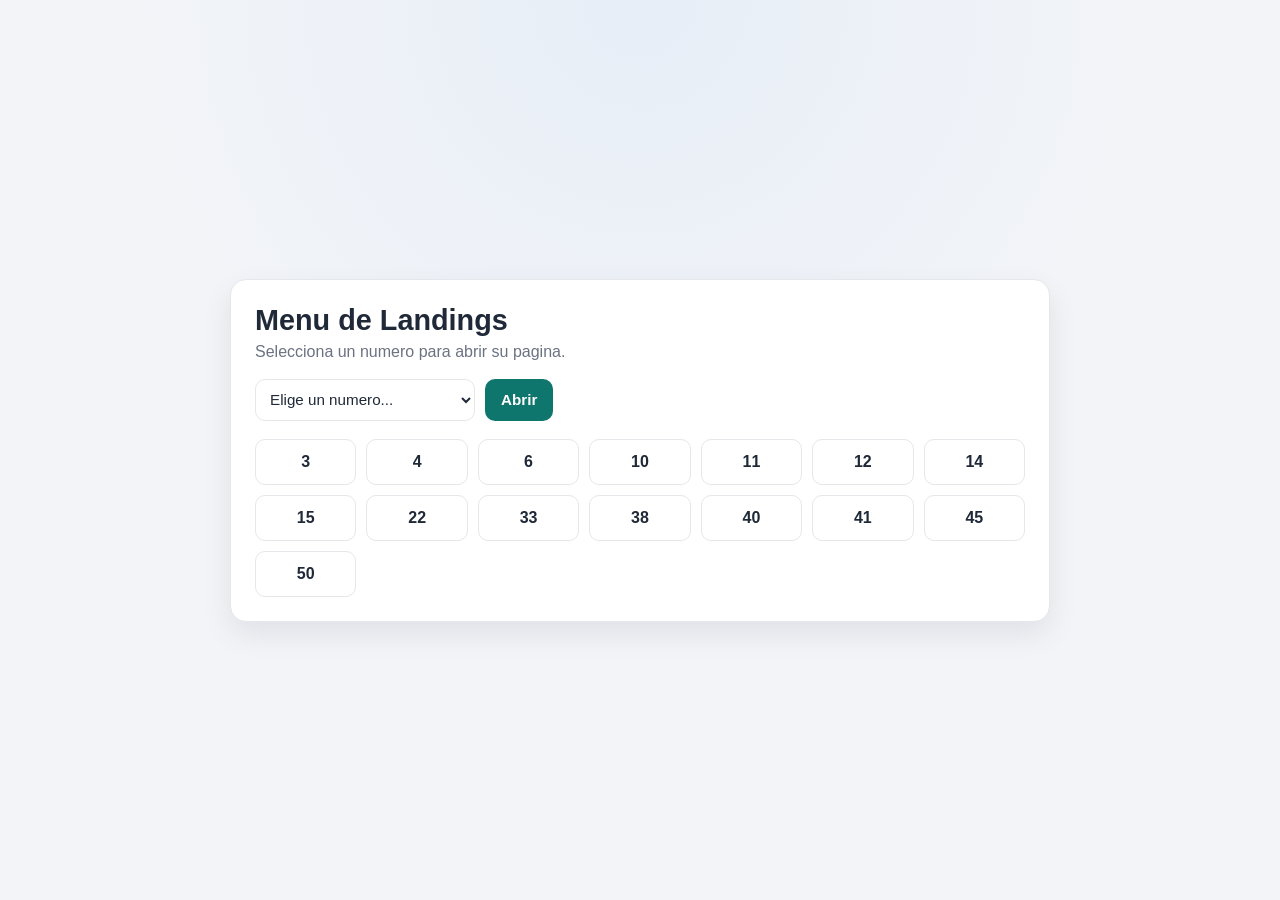
<file: index.html>
﻿<!DOCTYPE html>
<html lang="es">
<head>
  <meta charset="UTF-8">
  <meta name="viewport" content="width=device-width, initial-scale=1.0">
  <title>Menu de Landings</title>
  <style>
    :root {
      --bg: #f2f4f8;
      --panel: #ffffff;
      --text: #1f2937;
      --muted: #6b7280;
      --accent: #0f766e;
      --accent-hover: #115e59;
      --border: #e5e7eb;
    }

    * { box-sizing: border-box; }

    body {
      margin: 0;
      min-height: 100vh;
      font-family: "Segoe UI", Tahoma, Geneva, Verdana, sans-serif;
      color: var(--text);
      background: radial-gradient(circle at top, #e7eef7 0%, var(--bg) 45%);
      display: grid;
      place-items: center;
      padding: 24px;
    }

    .container {
      width: min(820px, 100%);
      background: var(--panel);
      border: 1px solid var(--border);
      border-radius: 16px;
      padding: 24px;
      box-shadow: 0 12px 30px rgba(2, 8, 23, 0.08);
    }

    h1 {
      margin: 0 0 6px;
      font-size: 1.8rem;
    }

    p {
      margin: 0 0 18px;
      color: var(--muted);
    }

    .picker {
      display: flex;
      gap: 10px;
      margin-bottom: 18px;
      flex-wrap: wrap;
    }

    select,
    button {
      height: 42px;
      border-radius: 10px;
      border: 1px solid var(--border);
      font-size: 0.95rem;
    }

    select {
      min-width: 220px;
      padding: 0 10px;
      background: #fff;
      color: var(--text);
    }

    button {
      padding: 0 16px;
      border: none;
      background: var(--accent);
      color: #fff;
      cursor: pointer;
      font-weight: 600;
    }

    button:hover { background: var(--accent-hover); }

    .links {
      display: grid;
      grid-template-columns: repeat(auto-fill, minmax(90px, 1fr));
      gap: 10px;
    }

    .link {
      display: grid;
      place-items: center;
      height: 46px;
      text-decoration: none;
      border-radius: 10px;
      border: 1px solid var(--border);
      color: var(--text);
      font-weight: 600;
      background: #fff;
    }

    .link:hover {
      border-color: var(--accent);
      color: var(--accent);
    }
  </style>
</head>
<body>
  <main class="container">
    <h1>Menu de Landings</h1>
    <p>Selecciona un numero para abrir su pagina.</p>

    <div class="picker">
      <label for="landing" class="sr-only" style="position:absolute;left:-9999px;">Numero de landing</label>
      <select id="landing">
        <option value="">Elige un numero...</option>
        <option value="3">Landing 3</option>
        <option value="4">Landing 4</option>
        <option value="6">Landing 6</option>
        <option value="10">Landing 10</option>
        <option value="11">Landing 11</option>
        <option value="12">Landing 12</option>
        <option value="14">Landing 14</option>
        <option value="15">Landing 15</option>
        <option value="22">Landing 22</option>
        <option value="33">Landing 33</option>
        <option value="38">Landing 38</option>
        <option value="40">Landing 40</option>
        <option value="41">Landing 41</option>
        <option value="45">Landing 45</option>
        <option value="50">Landing 50</option>
      </select>
      <button id="openBtn" type="button">Abrir</button>
    </div>

    <section class="links" aria-label="Accesos directos">
      <a class="link" href="./3/index.html">3</a>
      <a class="link" href="./4/index.html">4</a>
      <a class="link" href="./6/index.html">6</a>
      <a class="link" href="./10/index.html">10</a>
      <a class="link" href="./11/index.html">11</a>
      <a class="link" href="./12/index.html">12</a>
      <a class="link" href="./14/index.html">14</a>
      <a class="link" href="./15/index.html">15</a>
      <a class="link" href="./22/index.html">22</a>
      <a class="link" href="./33/index.html">33</a>
      <a class="link" href="./38/index.html">38</a>
      <a class="link" href="./40/index.html">40</a>
      <a class="link" href="./41/index.html">41</a>
      <a class="link" href="./45/index.html">45</a>
      <a class="link" href="./50/index.html">50</a>
    </section>
  </main>

  <script>
    const select = document.getElementById('landing');
    const button = document.getElementById('openBtn');

    function openSelectedLanding() {
      if (!select.value) return;
      window.location.href = `./${select.value}/index.html`;
    }

    button.addEventListener('click', openSelectedLanding);
    select.addEventListener('change', openSelectedLanding);
  </script>
</body>
</html>
</file>
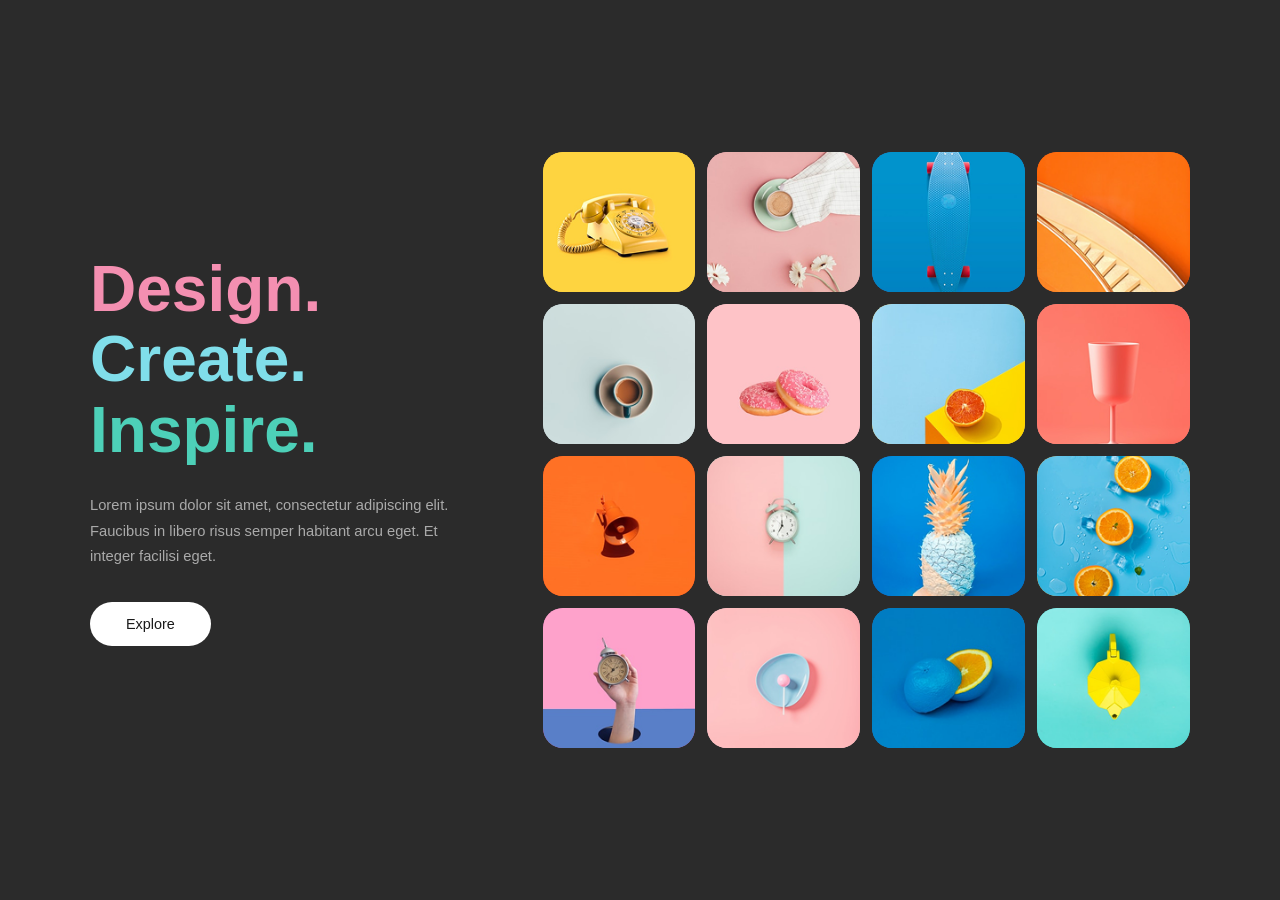
<file: 10/index.html>
﻿<!DOCTYPE html>
<html lang="es">
<head>
  <meta charset="UTF-8" />
  <meta name="viewport" content="width=device-width, initial-scale=1.0" />
  <title>Design. Create. Inspire.</title>

  <link rel="preconnect" href="https://fonts.googleapis.com" />
  <link rel="preconnect" href="https://fonts.gstatic.com" crossorigin />
  <link
    href="https://fonts.googleapis.com/css2?family=Google+Sans:ital,opsz,wght@0,17..18,400..700;1,17..18,400..700&family=Poppins:ital,wght@0,100;0,200;0,300;0,400;0,500;0,600;0,700;0,800;0,900;1,100;1,200;1,300;1,400;1,500;1,600;1,700;1,800;1,900&family=Roboto:ital,wght@0,100..900;1,100..900&display=swap"
    rel="stylesheet"
  />
  <link rel="stylesheet" href="CSS/style.css" />
</head>
<body>
  <section class="hero">
    <div class="hero__left">
      <h1>
        <span class="c-pink">Design.</span>
        <span class="c-blue">Create.</span>
        <span class="c-teal">Inspire.</span>
      </h1>

      <p>
        Lorem ipsum dolor sit amet, consectetur adipiscing elit. Faucibus in libero risus semper
        habitant arcu eget. Et integer facilisi eget.
      </p>

      <a href="#" class="btn">Explore</a>
    </div>

    <div class="hero__grid">
      <div class="cell"><img src="media/FILA 1/Frame 14195.png" alt="" /></div>
      <div class="cell"><img src="media/FILA 1/Frame 14195 (1).png" alt="" /></div>
      <div class="cell"><img src="media/FILA 1/Frame 14195 (2).png" alt="" /></div>
      <div class="cell"><img src="media/FILA 1/Frame 14195 (3).png" alt="" /></div>

      <div class="cell"><img src="media/FILA 2/Frame 14196.png" alt="" /></div>
      <div class="cell"><img src="media/FILA 2/Frame 14196 (1).png" alt="" /></div>
      <div class="cell"><img src="media/FILA 2/Frame 14197.png" alt="" /></div>
      <div class="cell"><img src="media/FILA 2/Frame 14196 (2).png" alt="" /></div>

      <div class="cell"><img src="media/FILA 3/Frame 14197 (1).png" alt="" /></div>
      <div class="cell"><img src="media/FILA 3/Frame 14197.png" alt="" /></div>
      <div class="cell"><img src="media/FILA 3/Frame 14198 (3).png" alt="" /></div>
      <div class="cell"><img src="media/FILA 3/Frame 14197 (2).png" alt="" /></div>

      <div class="cell"><img src="media/FILA 4/Frame 14198 (1).png" alt="" /></div>
      <div class="cell"><img src="media/FILA 4/Frame 14198.png" alt="" /></div>
      <div class="cell"><img src="media/FILA 4/Frame 148.png" alt="" /></div>
      <div class="cell"><img src="media/FILA 4/Frame 14198 (2).png" alt="" /></div>
    </div>
  </section>
</body>
</html>
</file>
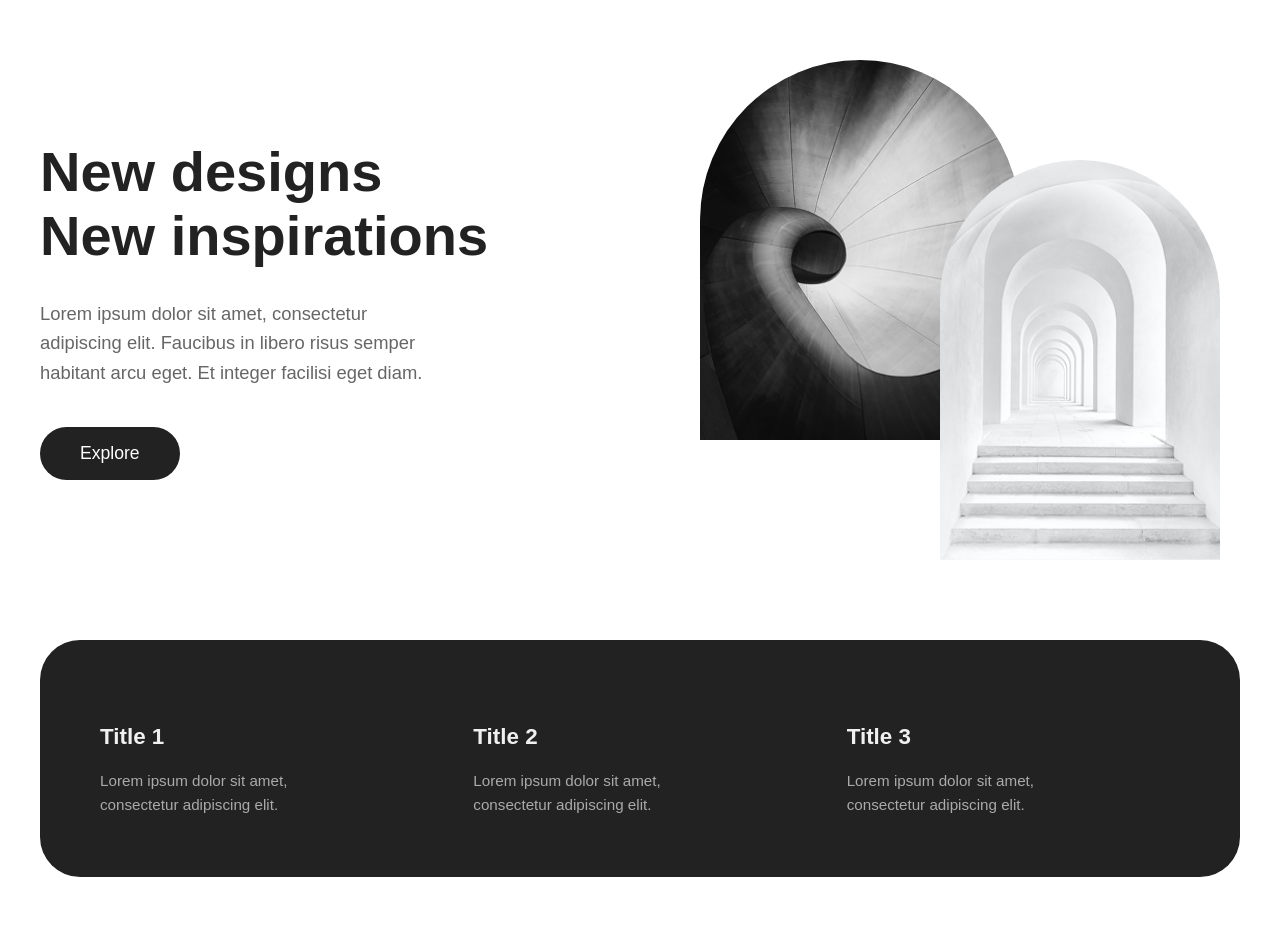
<file: 11/index.html>
﻿<!DOCTYPE html>
<html lang="en">
<head>
  <meta charset="UTF-8" />
  <meta name="viewport" content="width=device-width, initial-scale=1.0" />
  <title>New Designs Inspirations</title>
  <meta
    name="description"
    content="New designs, new inspirations. Explore our latest architectural and interior design concepts."
  />
  <link rel="stylesheet" href="CSS/style.css" />
  <link rel="preconnect" href="https://fonts.googleapis.com" />
  <link rel="preconnect" href="https://fonts.gstatic.com" crossorigin />
  <link
    href="https://fonts.googleapis.com/css2?family=Google+Sans:ital,opsz,wght@0,17..18,400..700;1,17..18,400..700&family=Poppins:ital,wght@0,100;0,200;0,300;0,400;0,500;0,600;0,700;0,800;0,900;1,100;1,200;1,300;1,400;1,500;1,600;1,700;1,800;1,900&family=Roboto:ital,wght@0,100..900;1,100..900&display=swap"
    rel="stylesheet"
  />
</head>
<body>
  <div class="container">
    <main class="hero">
      <div class="hero-left">
        <h1>New designs<br />New inspirations</h1>
        <p class="subtitle">
          Lorem ipsum dolor sit amet, consectetur<br />
          adipiscing elit. Faucibus in libero risus semper<br />
          habitant arcu eget. Et integer facilisi eget diam.
        </p>
        <button class="explore-btn">Explore</button>
      </div>

      <div class="hero-right">
        <img
          src="media/izquierda.png"
          alt="Dark concrete spiral staircase"
          class="arch-img-1"
        />
        <img
          src="media/derecha.png"
          alt="White arched hallway"
          class="arch-img-2"
        />
      </div>
    </main>

    <section class="features">
      <div class="feature-card">
        <i class="fa-solid fa-cloud feature-icon"></i>
        <h3>Title 1</h3>
        <p>Lorem ipsum dolor sit amet,<br />consectetur adipiscing elit.</p>
      </div>
      <div class="feature-card">
        <i class="fa-solid fa-cloud feature-icon"></i>
        <h3>Title 2</h3>
        <p>Lorem ipsum dolor sit amet,<br />consectetur adipiscing elit.</p>
      </div>
      <div class="feature-card">
        <i class="fa-solid fa-cloud feature-icon"></i>
        <h3>Title 3</h3>
        <p>Lorem ipsum dolor sit amet,<br />consectetur adipiscing elit.</p>
      </div>
    </section>
  </div>
</body>
</html>
</file>
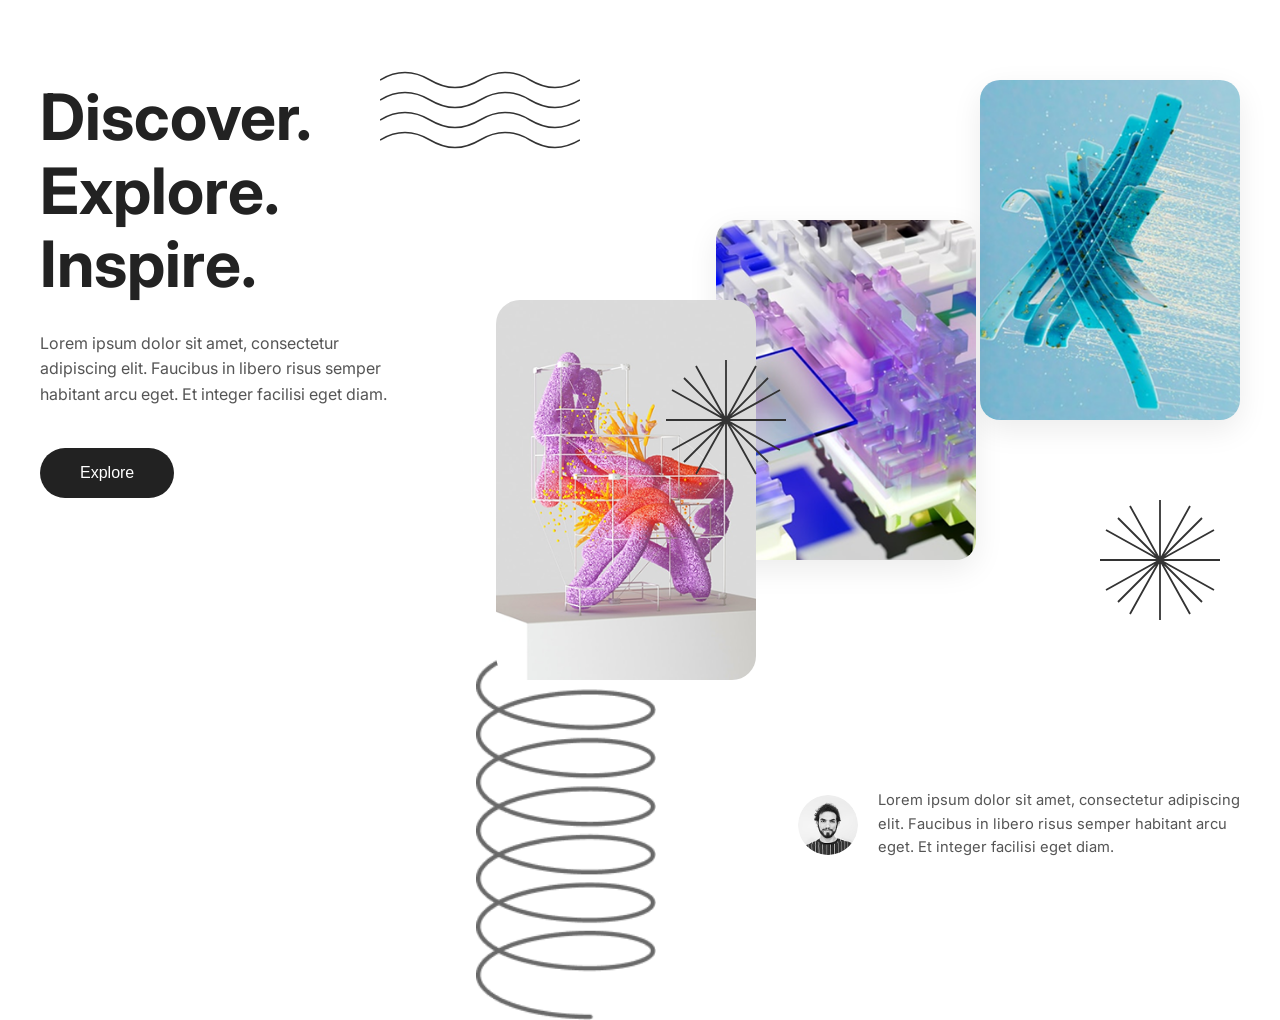
<file: 12/index.html>
﻿<!DOCTYPE html>
<html lang="en">
<head>
  <meta charset="UTF-8" />
  <meta name="viewport" content="width=device-width, initial-scale=1.0" />
  <title>Discover. Explore. Inspire.</title>
  <meta
    name="description"
    content="Discover, explore, and inspire with modern abstract art."
  />
  <link rel="stylesheet" href="CSS/styles.css" />
  <link rel="preconnect" href="https://fonts.googleapis.com" />
  <link rel="preconnect" href="https://fonts.gstatic.com" crossorigin />
  <link
    href="https://fonts.googleapis.com/css2?family=Inter:wght@400;500;600;700&display=swap"
    rel="stylesheet"
  />
</head>
<body>
  <div class="container">
    <svg
      class="decor-waves"
      width="200"
      height="100"
      viewBox="0 0 200 80"
      fill="none"
      xmlns="http://www.w3.org/2000/svg"
    >
      <path d="M0 10 Q 25 -5 50 10 T 100 10 T 150 10 T 200 10" stroke="#333" stroke-width="1.5" fill="none" />
      <path d="M0 30 Q 25 15 50 30 T 100 30 T 150 30 T 200 30" stroke="#333" stroke-width="1.5" fill="none" />
      <path d="M0 50 Q 25 35 50 50 T 100 50 T 150 50 T 200 50" stroke="#333" stroke-width="1.5" fill="none" />
      <path d="M0 70 Q 25 55 50 70 T 100 70 T 150 70 T 200 70" stroke="#333" stroke-width="1.5" fill="none" />
    </svg>

    <div class="content">
      <div class="left-col">
        <h1>Discover.<br />Explore.<br />Inspire.</h1>
        <p class="description">
          Lorem ipsum dolor sit amet, consectetur<br />
          adipiscing elit. Faucibus in libero risus semper<br />
          habitant arcu eget. Et integer facilisi eget diam.
        </p>
        <button class="btn-explore">Explore</button>
      </div>

      <div class="right-col">
        <div class="img-wrapper img-1">
          <img src="media/1.png" alt="Fluffy sculpture" />
        </div>

        <div class="img-wrapper img-2">
          <img src="media/2.png" alt="Translucent structure" />
        </div>

        <div class="img-wrapper img-3">
          <img src="media/3.png" alt="Blue abstract" />
        </div>

        <img src="media/Spiral 3.png" alt="Spiral" class="spiral-decor" />

        <svg
          class="decor-starburst star-1"
          width="120"
          height="120"
          viewBox="0 0 100 100"
          fill="none"
          xmlns="http://www.w3.org/2000/svg"
        >
          <path
            d="M50 0L50 100M0 50L100 50M15 15L85 85M15 85L85 15M25 5L75 95M5 25L95 75M75 5L25 95M95 25L5 75"
            stroke="#333"
            stroke-width="1.5"
          />
        </svg>

        <svg
          class="decor-starburst star-2"
          width="120"
          height="120"
          viewBox="0 0 100 100"
          fill="none"
          xmlns="http://www.w3.org/2000/svg"
        >
          <path
            d="M50 0L50 100M0 50L100 50M15 15L85 85M15 85L85 15M25 5L75 95M5 25L95 75M75 5L25 95M95 25L5 75"
            stroke="#333"
            stroke-width="1.5"
          />
        </svg>
      </div>
    </div>

    <div class="author-box">
      <img src="media/extra.png" alt="Author" class="author-img" />
      <p class="author-text">
        Lorem ipsum dolor sit amet, consectetur adipiscing<br />
        elit. Faucibus in libero risus semper habitant arcu<br />
        eget. Et integer facilisi eget diam.
      </p>
    </div>
  </div>
</body>
</html>
</file>
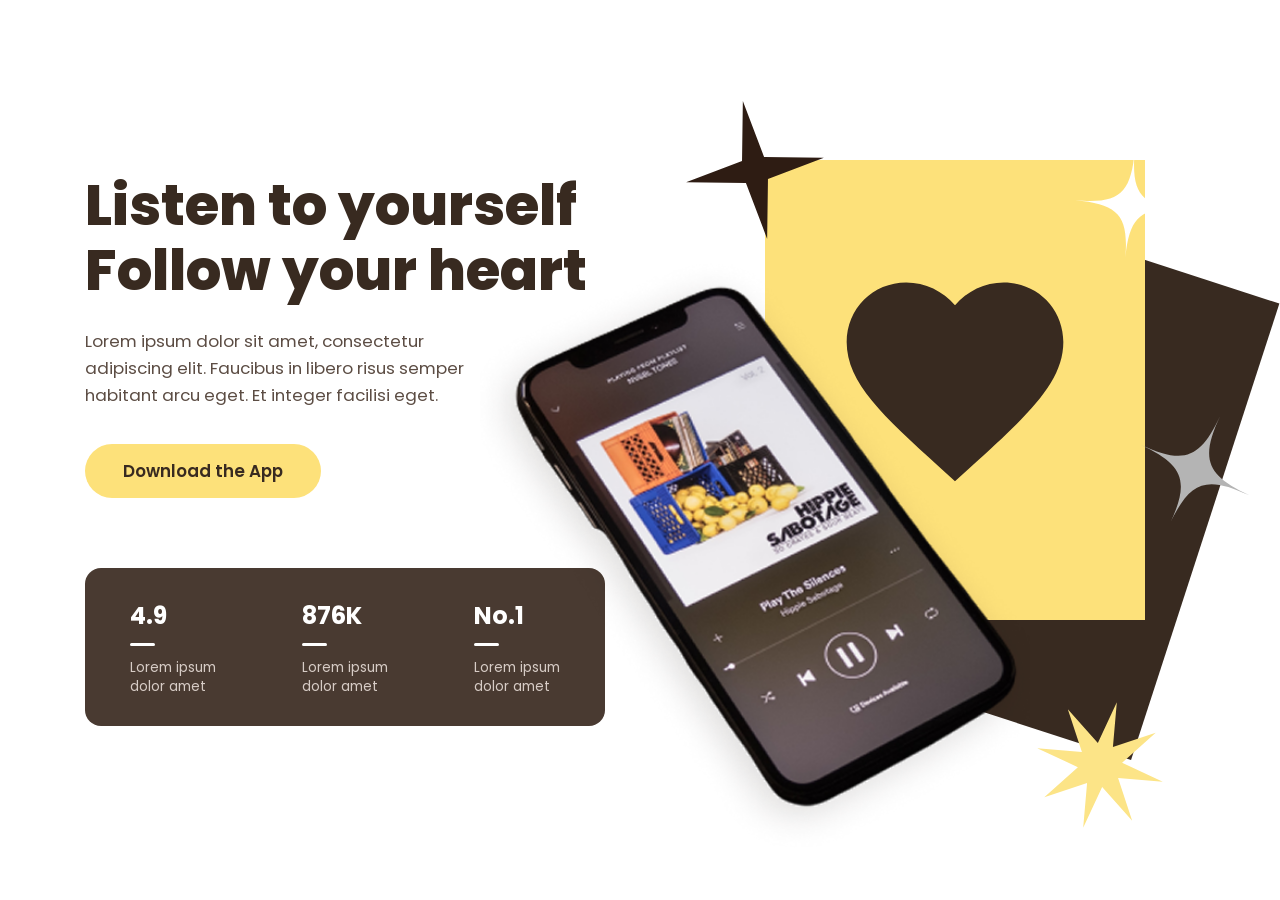
<file: 14/index.html>
﻿<!DOCTYPE html>
<html lang="es">
  <head>
    <meta charset="UTF-8" />
    <meta name="viewport" content="width=device-width, initial-scale=1.0" />
    <title>Listen to yourself</title>

    <link rel="preconnect" href="https://fonts.googleapis.com" />
    <link rel="preconnect" href="https://fonts.gstatic.com" crossorigin />
    <link
      href="https://fonts.googleapis.com/css2?family=Poppins:wght@400;500;600;700;800&display=swap"
      rel="stylesheet"
    />
    <link rel="stylesheet" href="CSS/styles.css" />
  </head>
  <body>
    <div class="container">
      <div class="left-content">
        <h1>Listen to yourself<br />Follow your heart</h1>
        <p class="desc">
          Lorem ipsum dolor sit amet, consectetur<br />
          adipiscing elit. Faucibus in libero risus semper<br />
          habitant arcu eget. Et integer facilisi eget.
        </p>
        <button class="btn-download">Download the App</button>

        <div class="stats-card">
          <div class="stat-item">
            <h2>4.9</h2>
            <div class="line"></div>
            <p>Lorem ipsum<br />dolor amet</p>
          </div>
          <div class="stat-item">
            <h2>876K</h2>
            <div class="line"></div>
            <p>Lorem ipsum<br />dolor amet</p>
          </div>
          <div class="stat-item">
            <h2>No.1</h2>
            <div class="line"></div>
            <p>Lorem ipsum<br />dolor amet</p>
          </div>
        </div>
      </div>

      <div class="right-content">
        <svg
          class="star star-xdark"
          viewBox="0 0 100 100"
          xmlns="http://www.w3.org/2000/svg"
        >
          <path
            d="M50 0 L58 42 L100 50 L58 58 L50 100 L42 58 L0 50 L42 42 Z"
            fill="#2E1C13"
          />
        </svg>

        <div class="dark-box"></div>
        <div class="yellow-box"></div>

        <svg
          class="heart-icon"
          viewBox="0 0 24 24"
          xmlns="http://www.w3.org/2000/svg"
        >
          <path
            d="M12 21.35l-1.45-1.32C5.4 15.36 2 12.28 2 8.5 2 5.42 4.42 3 7.5 3c1.74 0 3.41.81 4.5 2.09C13.09 3.81 14.76 3 16.5 3 19.58 3 22 5.42 22 8.5c0 3.78-3.4 6.86-8.55 11.54L12 21.35z"
          />
        </svg>

        <svg
          class="star star-white"
          viewBox="0 0 100 100"
          xmlns="http://www.w3.org/2000/svg"
        >
          <path
            d="M50 0 C50 40, 60 50, 100 50 C60 50, 50 60, 50 100 C50 60, 40 50, 0 50 C40 50, 50 40, 50 0 Z"
            fill="#FFFFFF"
          />
        </svg>

        <svg
          class="star star-silver"
          viewBox="0 0 100 100"
          xmlns="http://www.w3.org/2000/svg"
        >
          <path
            d="M50 0 C50 40, 60 50, 100 50 C60 50, 50 60, 50 100 C50 60, 40 50, 0 50 C40 50, 50 40, 50 0 Z"
            fill="#B4B4B4"
          />
        </svg>

        <svg
          class="star star-yb"
          viewBox="0 0 100 100"
          xmlns="http://www.w3.org/2000/svg"
        >
          <path
            d="M50 0 L56 34 L85 15 L66 44 L100 50 L66 56 L85 85 L56 66 L50 100 L44 66 L15 85 L34 56 L0 50 L34 44 L15 15 L44 34 Z"
            fill="#FCE487"
          />
        </svg>

        <div class="phone-mockup">
          <div class="phone-notch"></div>
          <img
            src="media/unsplash_N_xjrdKZPkw.png"
            alt="Screen"
            class="user-screen-image"
          />
          <div class="screen-placeholder"></div>
        </div>
      </div>
    </div>
  </body>
</html>
</file>
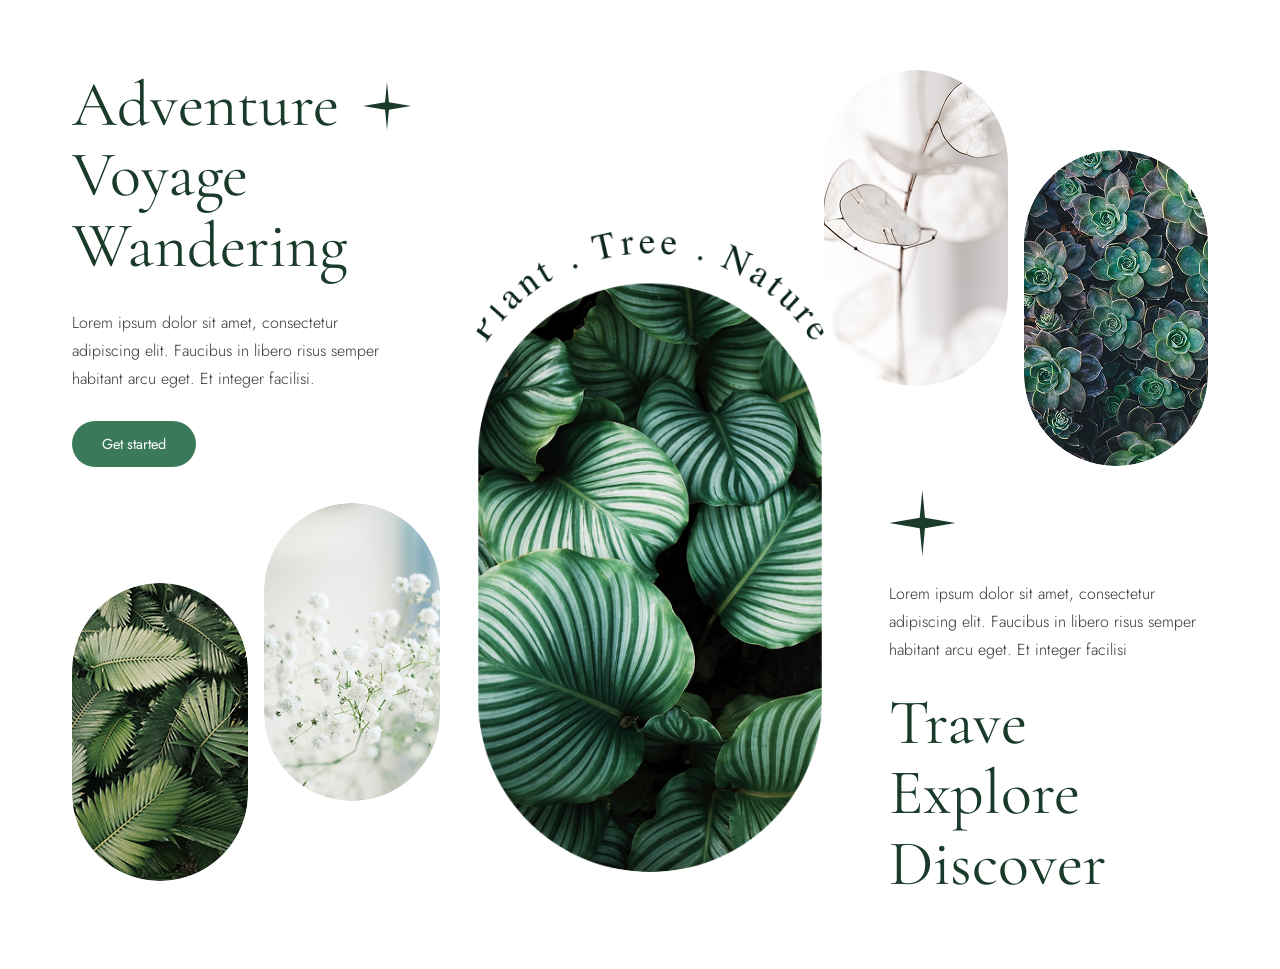
<file: 15/index.html>
﻿<!DOCTYPE html>
<html lang="es">
<head>
  <meta charset="UTF-8" />
  <meta name="viewport" content="width=device-width, initial-scale=1.0" />
  <title>Nature & Travel</title>
  <link rel="stylesheet" href="CSS/style.css" />
  <link
    href="https://fonts.googleapis.com/css2?family=Cormorant+Garamond:wght@300;400;600&family=Jost:wght@300;400&display=swap"
    rel="stylesheet"
  />
</head>
<body>
  <main class="layout">
    <div class="col col--left">
      <div class="title-block">
        <h1 class="main-title">
          Adventure<br />
          Voyage<br />
          Wandering
        </h1>
        <div class="star star--dark star--sm"></div>
      </div>

      <p class="body-text">
        Lorem ipsum dolor sit amet, consectetur adipiscing elit. Faucibus in libero risus semper
        habitant arcu eget. Et integer facilisi.
      </p>

      <a href="#" class="btn-green">Get started</a>

      <div class="photos-left">
        <div class="pill pill--sm">
          <img src="media/izquierda/left.png" alt="fern leaves" />
        </div>
        <div class="pill pill--md">
          <img src="media/izquierda/right.png" alt="white flowers" />
        </div>
      </div>
    </div>

    <div class="col col--center">
      <div class="circle-badge">
        <svg class="badge-text" viewBox="0 0 200 200" aria-hidden="true">
          <defs>
            <path id="circle-path" d="M 100,100 m -70,0 a 70,70 0 1,1 140,0 a 70,70 0 1,1 -140,0" />
          </defs>
        </svg>

        <div class="arch-photo">
          <img src="media/image middle.png" alt="tropical leaves" />
        </div>
      </div>
    </div>

    <div class="col col--right">
      <div class="photos-right">
        <div class="pill pill--md pill--tall">
          <img src="media/derecha/izquierda.png" alt="branch white" />
        </div>
        <div class="pill pill--md">
          <img src="media/derecha/derecha.png" alt="succulents" />
        </div>
      </div>

      <div class="star star--dark star--lg"></div>

      <p class="body-text">
        Lorem ipsum dolor sit amet, consectetur adipiscing elit. Faucibus in libero risus semper
        habitant arcu eget. Et integer facilisi
      </p>

      <h2 class="sub-title">
        Trave<br />
        Explore<br />
        Discover
      </h2>
    </div>
  </main>
</body>
</html>
</file>
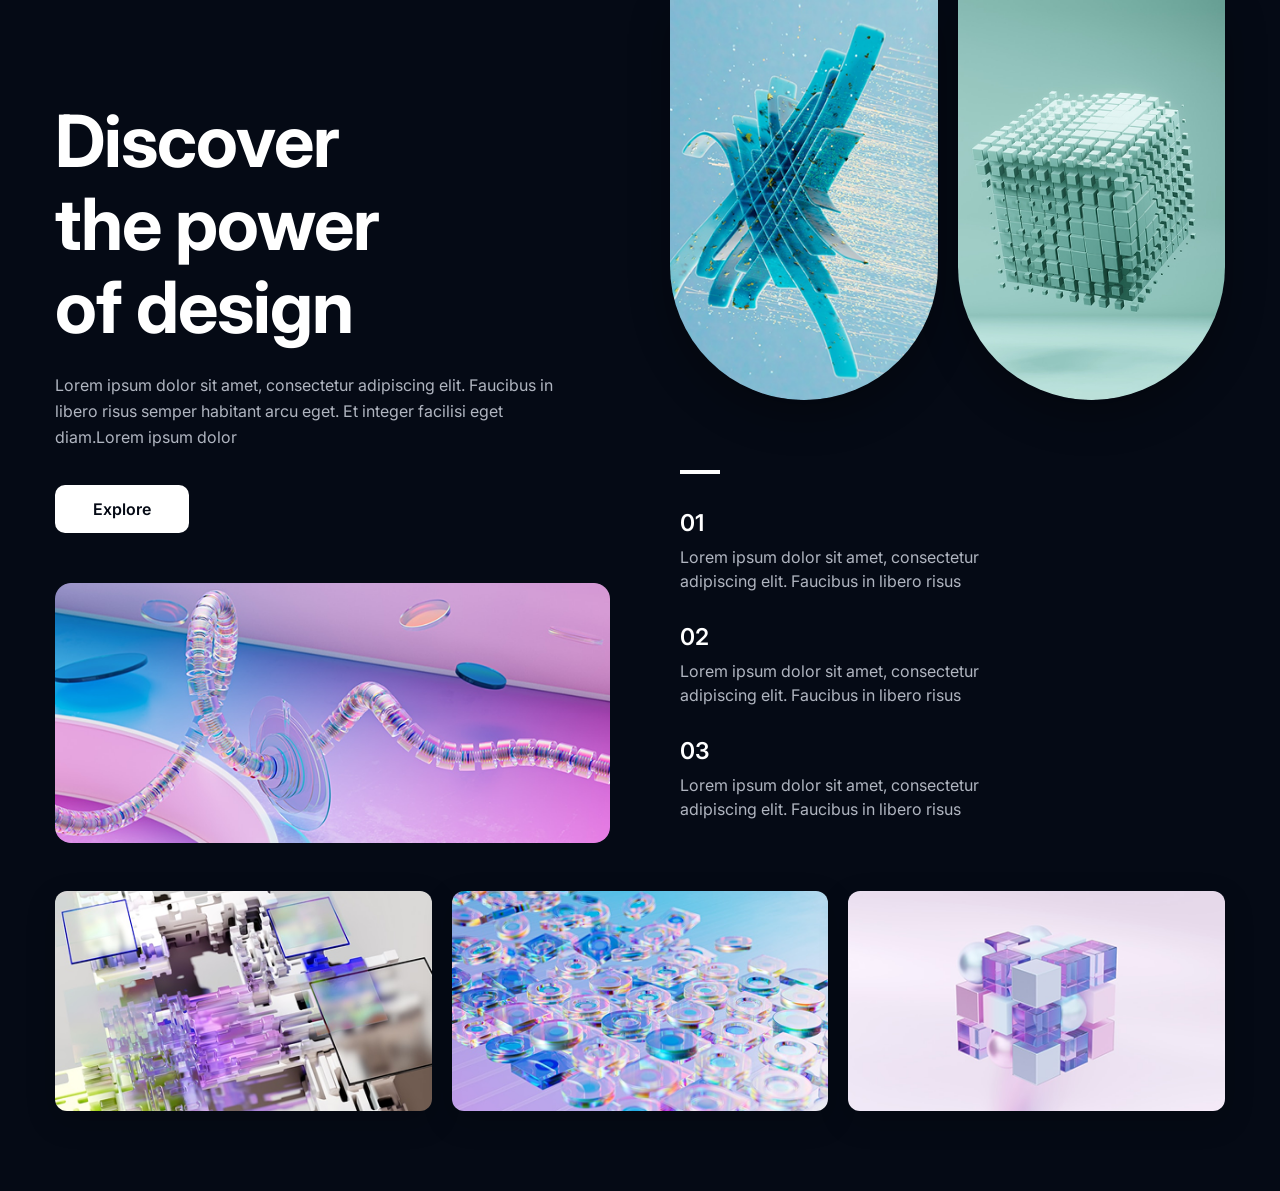
<file: 22/index.html>
﻿<!DOCTYPE html>
<html lang="en">
<head>
  <meta charset="UTF-8" />
  <meta name="viewport" content="width=device-width, initial-scale=1.0" />
  <title>Power of Design</title>
  <link
    href="https://fonts.googleapis.com/css2?family=Inter:wght@400;500;600;700;800&display=swap"
    rel="stylesheet"
  />
  <link rel="stylesheet" href="CSS/style.css" />
</head>
<body>
  <div class="wrapper">
    <div class="container main-grid">
      <div class="col-left">
        <h1 class="main-title">Discover<br />the power<br />of design</h1>
        <p class="main-desc">
          Lorem ipsum dolor sit amet, consectetur adipiscing elit. Faucibus in libero risus semper
          habitant arcu eget. Et integer facilisi eget diam.Lorem ipsum dolor
        </p>
        <a href="#" class="btn-explore">Explore</a>

        <div class="middle-card">
          <img src="media/medio.png" alt="Abstract Design Landscape" />
        </div>
      </div>

      <div class="col-right">
        <div class="arches-wrapper">
          <div class="arch">
            <img src="media/arriba izquierda.png" alt="Design fluid" />
          </div>
          <div class="arch">
            <img src="media/arriba derecha.png" alt="Design cubes" />
          </div>
        </div>

        <div class="features">
          <div class="divider"></div>

          <div class="feature-item">
            <h3>01</h3>
            <p>Lorem ipsum dolor sit amet, consectetur<br />adipiscing elit. Faucibus in libero risus</p>
          </div>

          <div class="feature-item">
            <h3>02</h3>
            <p>Lorem ipsum dolor sit amet, consectetur<br />adipiscing elit. Faucibus in libero risus</p>
          </div>

          <div class="feature-item">
            <h3>03</h3>
            <p>Lorem ipsum dolor sit amet, consectetur<br />adipiscing elit. Faucibus in libero risus</p>
          </div>
        </div>
      </div>
    </div>

    <div class="container bottom-gallery">
      <div class="gallery-card">
        <img src="media/izquierda.png" alt="Gallery item 1" />
      </div>
      <div class="gallery-card">
        <img src="media/centro.png" alt="Gallery item 2" />
      </div>
      <div class="gallery-card">
        <img src="media/derecha.png" alt="Gallery item 3" />
      </div>
    </div>
  </div>
</body>
</html>
</file>
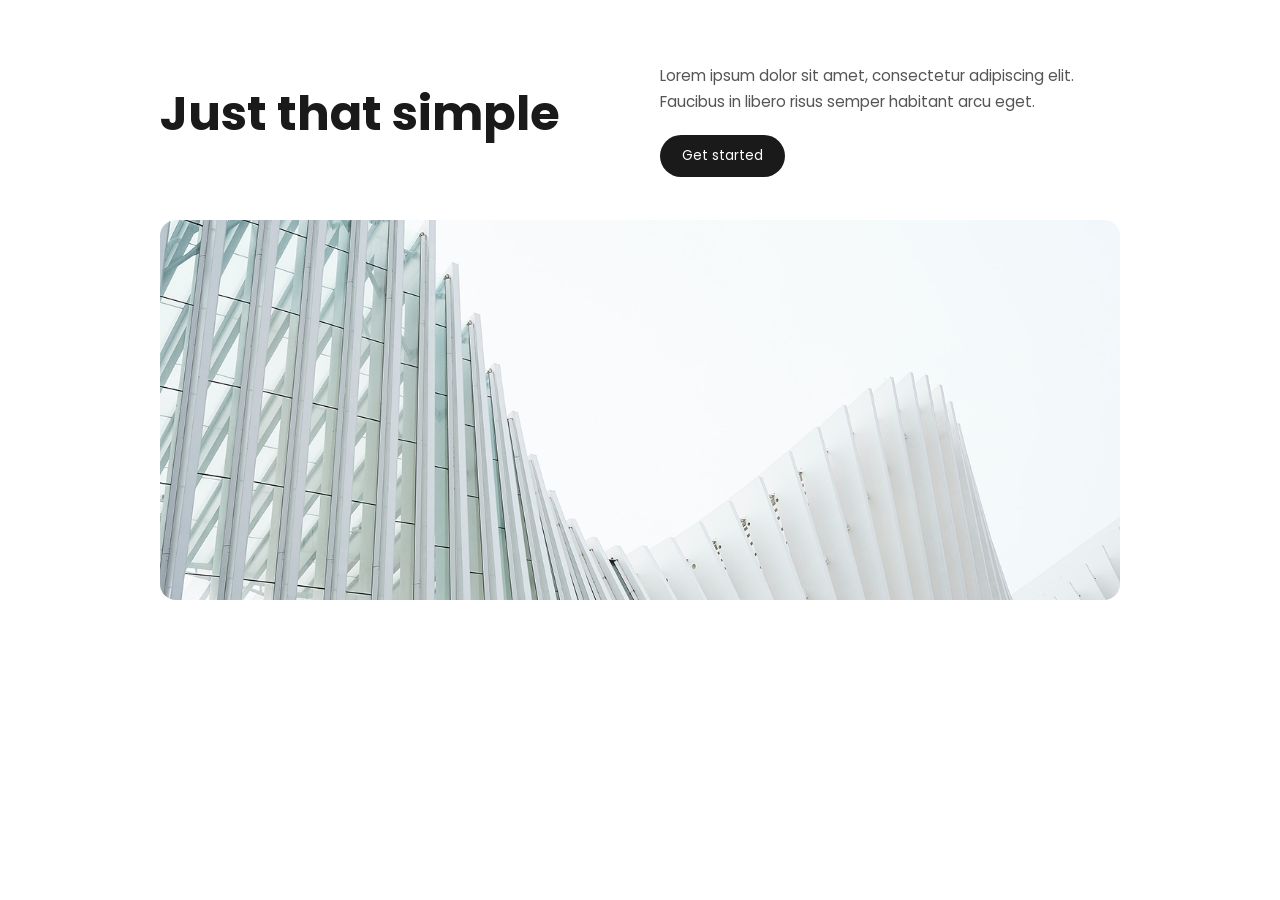
<file: 3/index.html>
﻿<!DOCTYPE html>
<html lang="es">
<head>
  <meta charset="UTF-8" />
  <meta name="viewport" content="width=device-width, initial-scale=1.0" />
  <title>Just that simple</title>
  <link rel="preconnect" href="https://fonts.googleapis.com" />
  <link rel="preconnect" href="https://fonts.gstatic.com" crossorigin />
  <link href="https://fonts.googleapis.com/css2?family=Poppins:ital,wght@0,100;0,200;0,300;0,400;0,500;0,600;0,700;0,800;0,900;1,100;1,200;1,300;1,400;1,500;1,600;1,700;1,800;1,900&family=Roboto:ital,wght@0,100..900;1,100..900&display=swap" rel="stylesheet" />
  <link rel="stylesheet" href="CSS/styles.css" />
</head>
<body>

  <section class="top">
    <div class="top__title">
      <h1>Just that simple</h1>
    </div>
    <div class="top__content">
      <p>Lorem ipsum dolor sit amet, consectetur adipiscing elit. Faucibus in libero risus semper habitant arcu eget.</p>
      <a href="#" class="btn">Get started</a>
    </div>
  </section>

  <section class="hero-image">
    <img src="media/1.png" alt="Imagen principal" />
  </section>

</body>
</html>
</file>
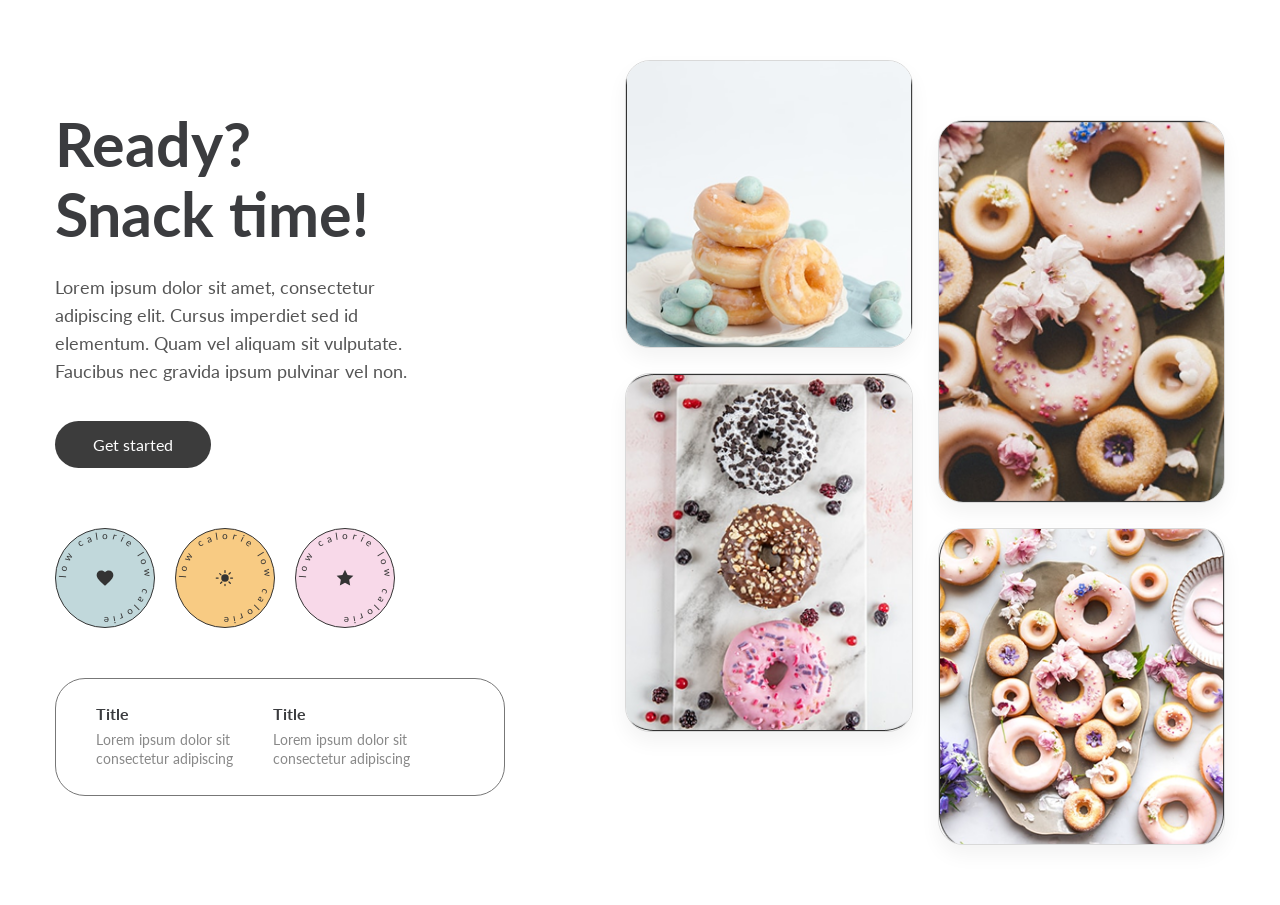
<file: 33/index.html>
<!DOCTYPE html>
<html lang="en">
<head>
  <meta charset="UTF-8" />
  <meta name="viewport" content="width=device-width, initial-scale=1.0" />
  <title>Ready? Snack time!</title>
  <link href="https://fonts.googleapis.com/css2?family=Lato:wght@400;700;900&display=swap" rel="stylesheet" />
  <link rel="stylesheet" href="CSS/style.css" />
</head>
<body>
  <main class="container">
    <div class="col-left">
      <h1 class="main-title">
        Ready?<br />
        Snack time!
      </h1>

      <p class="main-desc">
        Lorem ipsum dolor sit amet, consectetur<br />
        adipiscing elit. Cursus imperdiet sed id<br />
        elementum. Quam vel aliquam sit vulputate.<br />
        Faucibus nec gravida ipsum pulvinar vel non.
      </p>

      <a href="#" class="btn-primary">Get started</a>

      <div class="badges-row">
        <div class="circular-badge badge-blue">
          <svg class="curved-text-svg" viewBox="0 0 100 100" aria-hidden="true">
            <path id="curve" d="M 50, 50 m -40, 0 a 40,40 0 1,1 80,0 a 40,40 0 1,1 -80,0" fill="transparent" />
            <text font-family="'Lato', sans-serif" font-size="10" fill="#333" letter-spacing="4">
              <textPath href="#curve" startOffset="0%">low calorie low calorie </textPath>
            </text>
          </svg>
          <div class="badge-icon">
            <svg viewBox="0 0 24 24" fill="currentColor" aria-hidden="true">
              <path
                d="M12 21.35l-1.45-1.32C5.4 15.36 2 12.28 2 8.5 2 5.42 4.42 3 7.5 3c1.74 0 3.41.81 4.5 2.09C13.09 3.81 14.76 3 16.5 3 19.58 3 22 5.42 22 8.5c0 3.78-3.4 6.86-8.55 11.54L12 21.35z"
              />
            </svg>
          </div>
        </div>

        <div class="circular-badge badge-yellow">
          <svg class="curved-text-svg" viewBox="0 0 100 100" aria-hidden="true">
            <path id="curve2" d="M 50, 50 m -40, 0 a 40,40 0 1,1 80,0 a 40,40 0 1,1 -80,0" fill="transparent" />
            <text font-family="'Lato', sans-serif" font-size="10" fill="#333" letter-spacing="4">
              <textPath href="#curve2" startOffset="0%">low calorie low calorie </textPath>
            </text>
          </svg>
          <div class="badge-icon">
            <svg viewBox="0 0 24 24" fill="currentColor" aria-hidden="true">
              <path
                d="M12 2.25a.75.75 0 01.75.75v2.25a.75.75 0 01-1.5 0V3a.75.75 0 01.75-.75zM7.5 12a4.5 4.5 0 119 0 4.5 4.5 0 01-9 0zM18.894 6.166a.75.75 0 00-1.06-1.06l-1.591 1.59a.75.75 0 101.06 1.061l1.591-1.59zM21.75 12a.75.75 0 01-.75.75h-2.25a.75.75 0 010-1.5H21a.75.75 0 01.75.75zM17.834 18.894a.75.75 0 001.06-1.06l-1.59-1.591a.75.75 0 10-1.061 1.06l1.59 1.591zM12 18.75a.75.75 0 01.75.75V21a.75.75 0 01-1.5 0v-1.5a.75.75 0 01.75-.75zM6.166 17.834a.75.75 0 001.06 1.06l1.59-1.591a.75.75 0 10-1.06-1.061l-1.59 1.59zM4.5 12a.75.75 0 01-.75.75H1.5a.75.75 0 010-1.5h2.25a.75.75 0 01.75.75zM6.166 6.166a.75.75 0 00-1.06 1.06l1.591 1.59a.75.75 0 001.06-1.061l-1.59-1.59z"
              />
            </svg>
          </div>
        </div>

        <div class="circular-badge badge-pink">
          <svg class="curved-text-svg" viewBox="0 0 100 100" aria-hidden="true">
            <path id="curve3" d="M 50, 50 m -40, 0 a 40,40 0 1,1 80,0 a 40,40 0 1,1 -80,0" fill="transparent" />
            <text font-family="'Lato', sans-serif" font-size="10" fill="#333" letter-spacing="4">
              <textPath href="#curve3" startOffset="0%">low calorie low calorie </textPath>
            </text>
          </svg>
          <div class="badge-icon">
            <svg viewBox="0 0 24 24" fill="currentColor" aria-hidden="true">
              <path d="M12 2l3.09 6.26L22 9.27l-5 4.87 1.18 6.88L12 17.77l-6.18 3.25L7 14.14 2 9.27l6.91-1.01L12 2z" />
            </svg>
          </div>
        </div>
      </div>

      <div class="info-pill">
        <div class="info-block">
          <h4>Title</h4>
          <p>Lorem ipsum dolor sit<br />consectetur adipiscing</p>
        </div>
        <div class="info-block">
          <h4>Title</h4>
          <p>Lorem ipsum dolor sit<br />consectetur adipiscing</p>
        </div>
      </div>
    </div>

    <div class="col-right">
      <div class="gallery">
        <div class="gallery-col col-even">
          <div class="img-box img-top">
            <img src="media/izquierda arriba.png" alt="Donuts top left" />
          </div>
          <div class="img-box img-bottom">
            <img src="media/izquierda abajo.png" alt="Donuts bottom left" />
          </div>
        </div>

        <div class="gallery-col col-offset">
          <div class="img-box img-tall">
            <img src="media/derecha arriba.png" alt="Donuts top right" />
          </div>
          <div class="img-box img-square">
            <img src="media/derecha abajo.png" alt="Donuts bottom right" />
          </div>
        </div>
      </div>
    </div>
  </main>
</body>
</html>
</file>
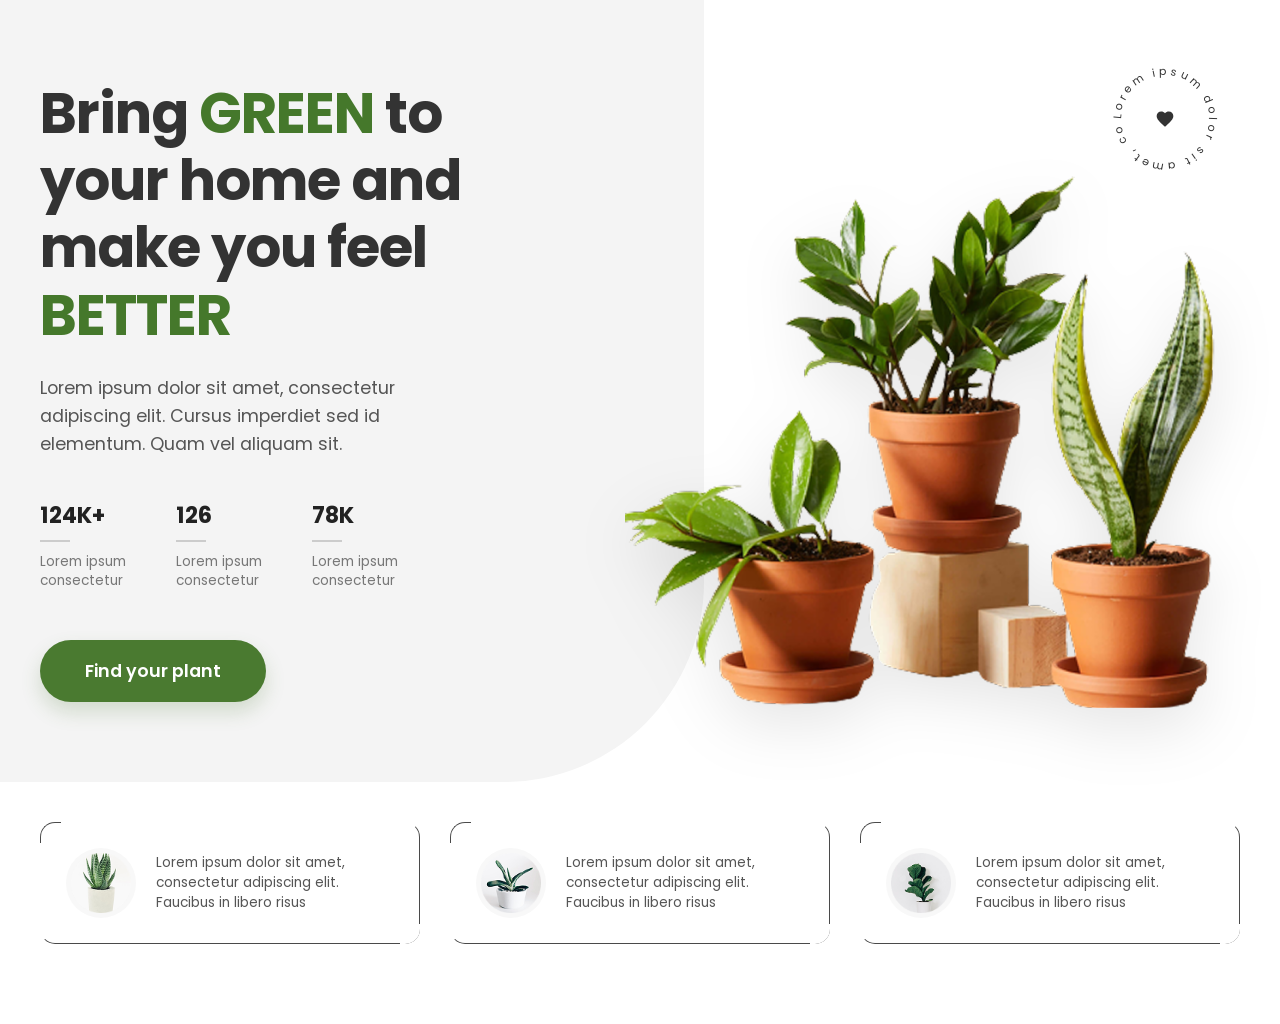
<file: 38/index.html>
<!DOCTYPE html>
<html lang="en">
<head>
  <meta charset="UTF-8" />
  <meta name="viewport" content="width=device-width, initial-scale=1.0" />
  <title>Bring GREEN to your home</title>
  <link href="https://fonts.googleapis.com/css2?family=Poppins:wght@400;500;600;700&display=swap" rel="stylesheet" />
  <link rel="stylesheet" href="CSS/style.css" />
</head>
<body>
  <main class="container">
    <div class="hero-section">
      <div class="bg-shape-left"></div>

      <div class="hero-content">
        <div class="col-left">
          <h1 class="main-title">
            Bring <span class="text-green">GREEN</span> to<br />
            your home and<br />
            make you feel <span class="text-green">BETTER</span>
          </h1>

          <p class="main-desc">
            Lorem ipsum dolor sit amet, consectetur<br />
            adipiscing elit. Cursus imperdiet sed id<br />
            elementum. Quam vel aliquam sit.
          </p>

          <div class="stats-row">
            <div class="stat-item">
              <h4>124K+</h4>
              <div class="underline-short"></div>
              <p>Lorem ipsum<br />consectetur</p>
            </div>
            <div class="stat-item">
              <h4>126</h4>
              <div class="underline-short"></div>
              <p>Lorem ipsum<br />consectetur</p>
            </div>
            <div class="stat-item">
              <h4>78K</h4>
              <div class="underline-short"></div>
              <p>Lorem ipsum<br />consectetur</p>
            </div>
          </div>

          <a href="#" class="btn-green">Find your plant</a>
        </div>

        <div class="col-right">
          <div class="circular-stamp">
            <svg class="curved-text" viewBox="0 0 100 100" aria-hidden="true">
              <path id="curve" d="M 50, 50 m -40, 0 a 40,40 0 1,1 80,0 a 40,40 0 1,1 -80,0" fill="transparent" />
              <text font-family="'Poppins', sans-serif" font-size="10" fill="#333" letter-spacing="3">
                <textPath href="#curve" startOffset="0%">Lorem ipsum dolor sit amet, con </textPath>
              </text>
            </svg>
            <div class="stamp-icon">
              <svg viewBox="0 0 24 24" fill="#333" aria-hidden="true">
                <path
                  d="M12 21.35l-1.45-1.32C5.4 15.36 2 12.28 2 8.5 2 5.42 4.42 3 7.5 3c1.74 0 3.41.81 4.5 2.09C13.09 3.81 14.76 3 16.5 3 19.58 3 22 5.42 22 8.5c0 3.78-3.4 6.86-8.55 11.54L12 21.35z"
                />
              </svg>
            </div>
          </div>

          <div class="plants-wrapper">
            <img src="media/vegetacon linda.png" alt="Potted plants group" class="plants-img" />
          </div>
        </div>
      </div>
    </div>

    <div class="features-row">
      <div class="feature-card">
        <div class="card-icon-box">
          <img src="media/1.png" alt="Plant 1" />
        </div>
        <p>Lorem ipsum dolor sit amet,<br />consectetur adipiscing elit.<br />Faucibus in libero risus</p>
      </div>

      <div class="feature-card">
        <div class="card-icon-box">
          <img src="media/2.png" alt="Plant 2" />
        </div>
        <p>Lorem ipsum dolor sit amet,<br />consectetur adipiscing elit.<br />Faucibus in libero risus</p>
      </div>

      <div class="feature-card">
        <div class="card-icon-box">
          <img src="media/3.png" alt="Plant 3" />
        </div>
        <p>Lorem ipsum dolor sit amet,<br />consectetur adipiscing elit.<br />Faucibus in libero risus</p>
      </div>
    </div>
  </main>
</body>
</html>
</file>
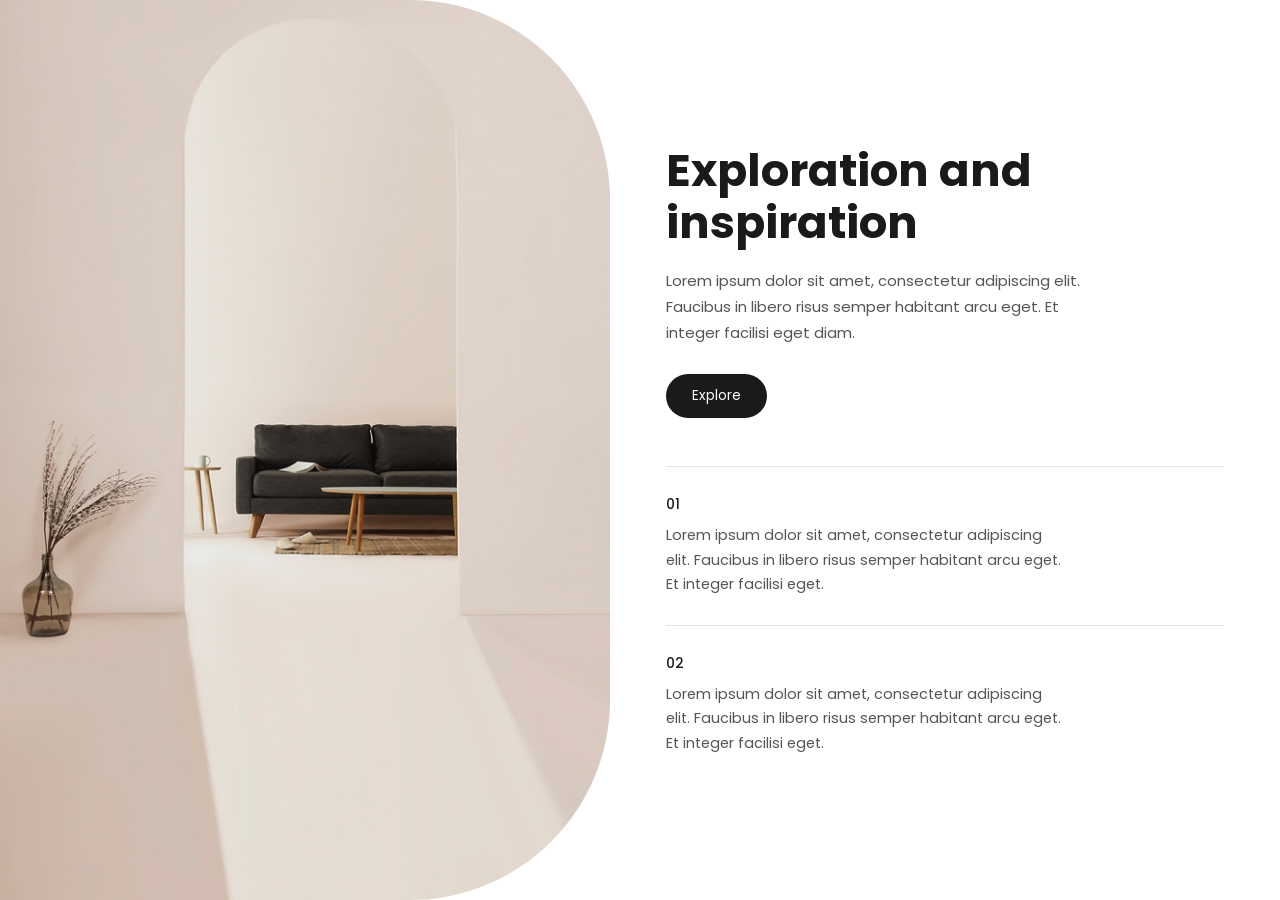
<file: 4/index.html>
﻿<!DOCTYPE html>
<html lang="es">
<head>
  <meta charset="UTF-8" />
  <meta name="viewport" content="width=device-width, initial-scale=1.0" />
  <title>Exploration and inspiration</title>
  <link rel="preconnect" href="https://fonts.googleapis.com" />
  <link rel="preconnect" href="https://fonts.gstatic.com" crossorigin />
  <link href="https://fonts.googleapis.com/css2?family=Poppins:ital,wght@0,100;0,200;0,300;0,400;0,500;0,600;0,700;0,800;0,900;1,100;1,200;1,300;1,400;1,500;1,600;1,700;1,800;1,900&family=Roboto:ital,wght@0,100..900;1,100..900&display=swap" rel="stylesheet" />
  <link rel="stylesheet" href="CSS/style.css" />
</head>
<body>

  <section class="layout">

    <div class="layout__image">
      <img src="media/Image.png" alt="Imagen principal" />
    </div>

    <div class="layout__content">
      <h1>Exploration and inspiration</h1>
      <p class="layout__desc">Lorem ipsum dolor sit amet, consectetur adipiscing elit. Faucibus in libero risus semper habitant arcu eget. Et integer facilisi eget diam.</p>
      <a href="#" class="btn">Explore</a>

      <div class="items">
        <div class="item">
          <span class="item__number">01</span>
          <p>Lorem ipsum dolor sit amet, consectetur adipiscing elit. Faucibus in libero risus semper habitant arcu eget. Et integer facilisi eget.</p>
        </div>
        <div class="item">
          <span class="item__number">02</span>
          <p>Lorem ipsum dolor sit amet, consectetur adipiscing elit. Faucibus in libero risus semper habitant arcu eget. Et integer facilisi eget.</p>
        </div>
      </div>
    </div>

  </section>

</body>
</html>
</file>
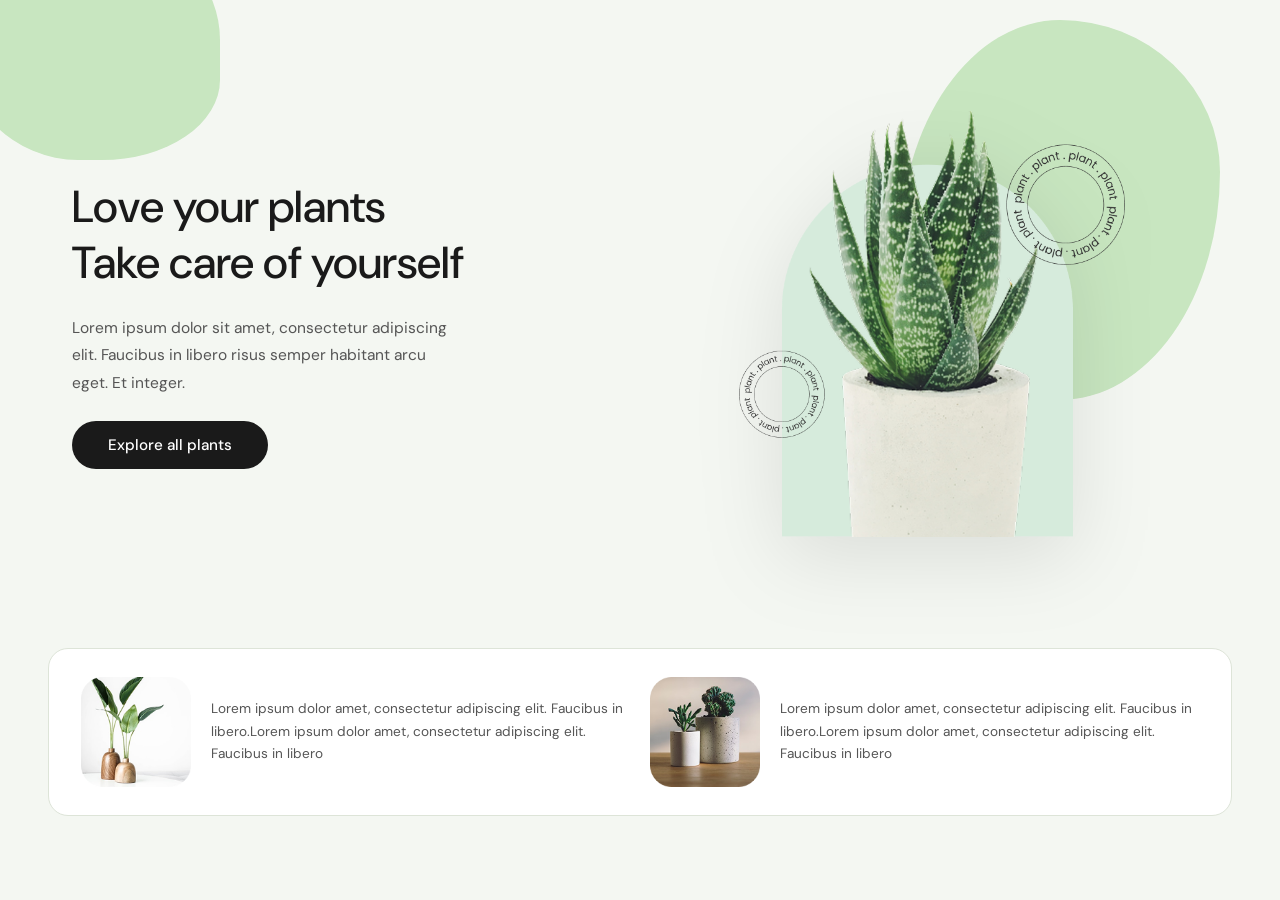
<file: 40/index.html>
<!DOCTYPE html>
<html lang="es">
<head>
  <meta charset="UTF-8" />
  <meta name="viewport" content="width=device-width, initial-scale=1.0" />
  <title>Love Your Plants</title>
  <link rel="stylesheet" href="CSS/style.css" />
  <link href="https://fonts.googleapis.com/css2?family=DM+Sans:wght@300;400;500;700&display=swap" rel="stylesheet" />
</head>
<body>
  <section class="hero">
    <div class="blob blob--top-left"></div>
    <div class="blob blob--center-right"></div>

    <div class="hero__left">
      <h1 class="hero__title">
        Love your plants<br />
        Take care of yourself
      </h1>
      <p class="hero__desc">
        Lorem ipsum dolor sit amet, consectetur adipiscing elit. Faucibus in libero risus semper
        habitant arcu eget. Et integer.
      </p>
      <a href="#" class="hero__btn">Explore all plants</a>
    </div>

    <div class="hero__right">
      <img src="media/grandota.png" alt="plant" class="hero__plant" />
    </div>
  </section>

  <section class="cards">
    <div class="card-row">
      <div class="card">
        <img src="media/izquierda.png" alt="plant 1" class="card__img" />
        <p class="card__desc">
          Lorem ipsum dolor amet, consectetur adipiscing elit. Faucibus in libero.Lorem ipsum dolor
          amet, consectetur adipiscing elit. Faucibus in libero
        </p>
      </div>

      <div class="card">
        <img src="media/derecha.png" alt="plant 2" class="card__img" />
        <p class="card__desc">
          Lorem ipsum dolor amet, consectetur adipiscing elit. Faucibus in libero.Lorem ipsum dolor
          amet, consectetur adipiscing elit. Faucibus in libero
        </p>
      </div>
    </div>
  </section>
</body>
</html>
</file>
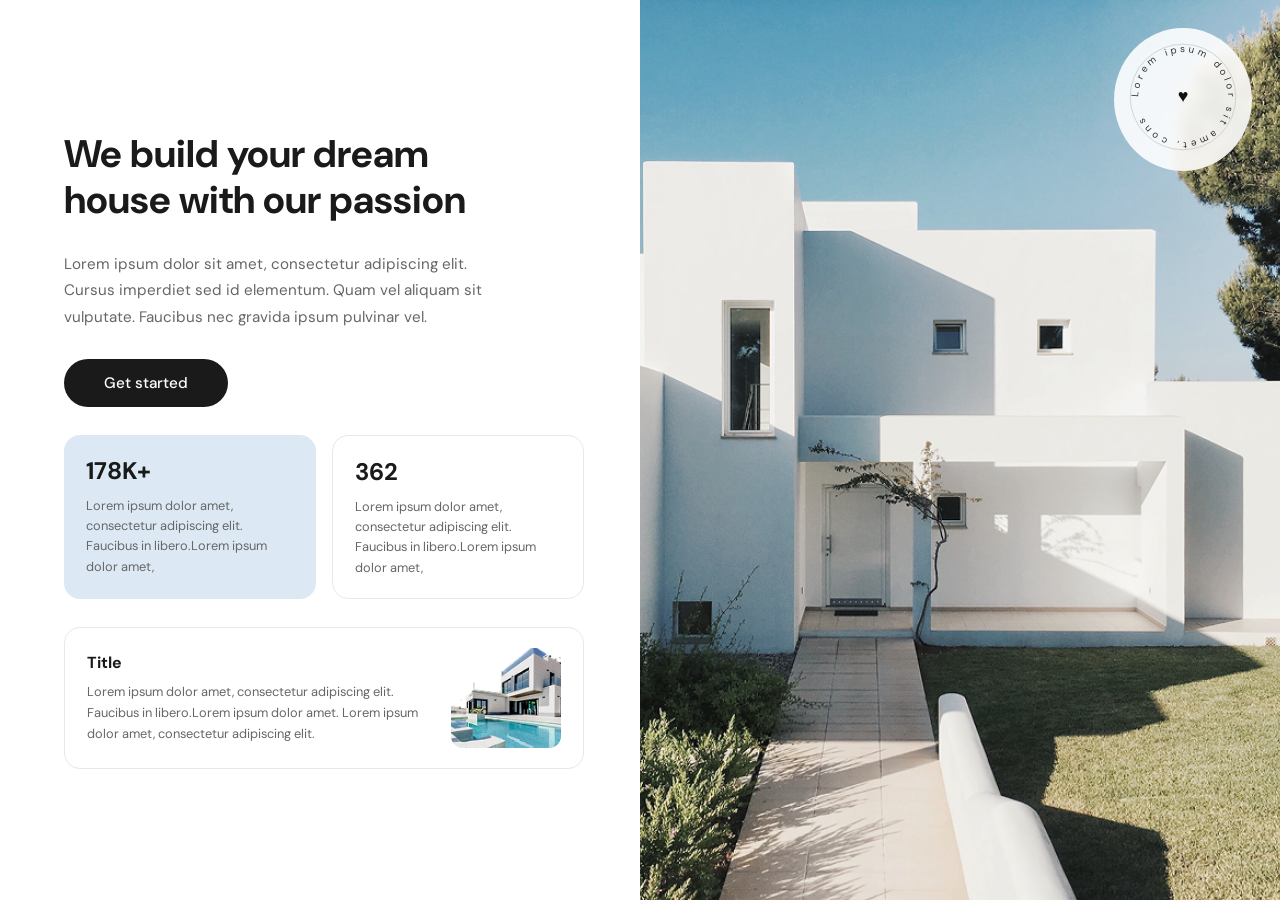
<file: 41/index.html>
<!DOCTYPE html>
<html lang="es">
<head>
  <meta charset="UTF-8" />
  <meta name="viewport" content="width=device-width, initial-scale=1.0" />
  <title>Dream House</title>
  <link rel="stylesheet" href="CSS/style.css" />
  <link href="https://fonts.googleapis.com/css2?family=DM+Sans:wght@300;400;500;700&display=swap" rel="stylesheet" />
</head>
<body>
  <main class="layout">
    <div class="left">
      <h1 class="left__title">We build your dream<br />house with our passion</h1>

      <p class="left__desc">
        Lorem ipsum dolor sit amet, consectetur adipiscing elit. Cursus imperdiet sed id elementum.
        Quam vel aliquam sit vulputate. Faucibus nec gravida ipsum pulvinar vel.
      </p>

      <a href="#" class="left__btn">Get started</a>

      <div class="stats">
        <div class="stat stat--blue">
          <span class="stat__num">178K+</span>
          <p class="stat__desc">
            Lorem ipsum dolor amet, consectetur adipiscing elit. Faucibus in libero.Lorem ipsum
            dolor amet,
          </p>
        </div>

        <div class="stat stat--white">
          <span class="stat__num">362</span>
          <p class="stat__desc">
            Lorem ipsum dolor amet, consectetur adipiscing elit. Faucibus in libero.Lorem ipsum
            dolor amet,
          </p>
        </div>
      </div>

      <div class="feature-card">
        <div class="feature-card__text">
          <h3 class="feature-card__title">Title</h3>
          <p class="feature-card__desc">
            Lorem ipsum dolor amet, consectetur adipiscing elit. Faucibus in libero.Lorem ipsum
            dolor amet. Lorem ipsum dolor amet, consectetur adipiscing elit.
          </p>
        </div>
        <img src="media/pequeñita.png" alt="house" class="feature-card__img" />
      </div>
    </div>

    <div class="right">
      <div class="badge">
        <svg viewBox="0 0 160 160" width="130" height="130" aria-hidden="true">
          <defs>
            <path id="cp" d="M 80,80 m -55,0 a 55,55 0 1,1 110,0 a 55,55 0 1,1 -110,0" />
          </defs>
          <circle cx="80" cy="80" r="65" fill="none" stroke="#ccc" stroke-width="1" />
          <text font-family="DM Sans, sans-serif" font-size="12" fill="#333" letter-spacing="4">
            <textPath href="#cp">Lorem ipsum dolor sit amet, cons</textPath>
          </text>
          <text x="80" y="86" text-anchor="middle" font-size="22" fill="#111">♥</text>
        </svg>
      </div>

      <img src="media/1.png" alt="dream house" class="right__photo" />
    </div>
  </main>
</body>
</html>
</file>
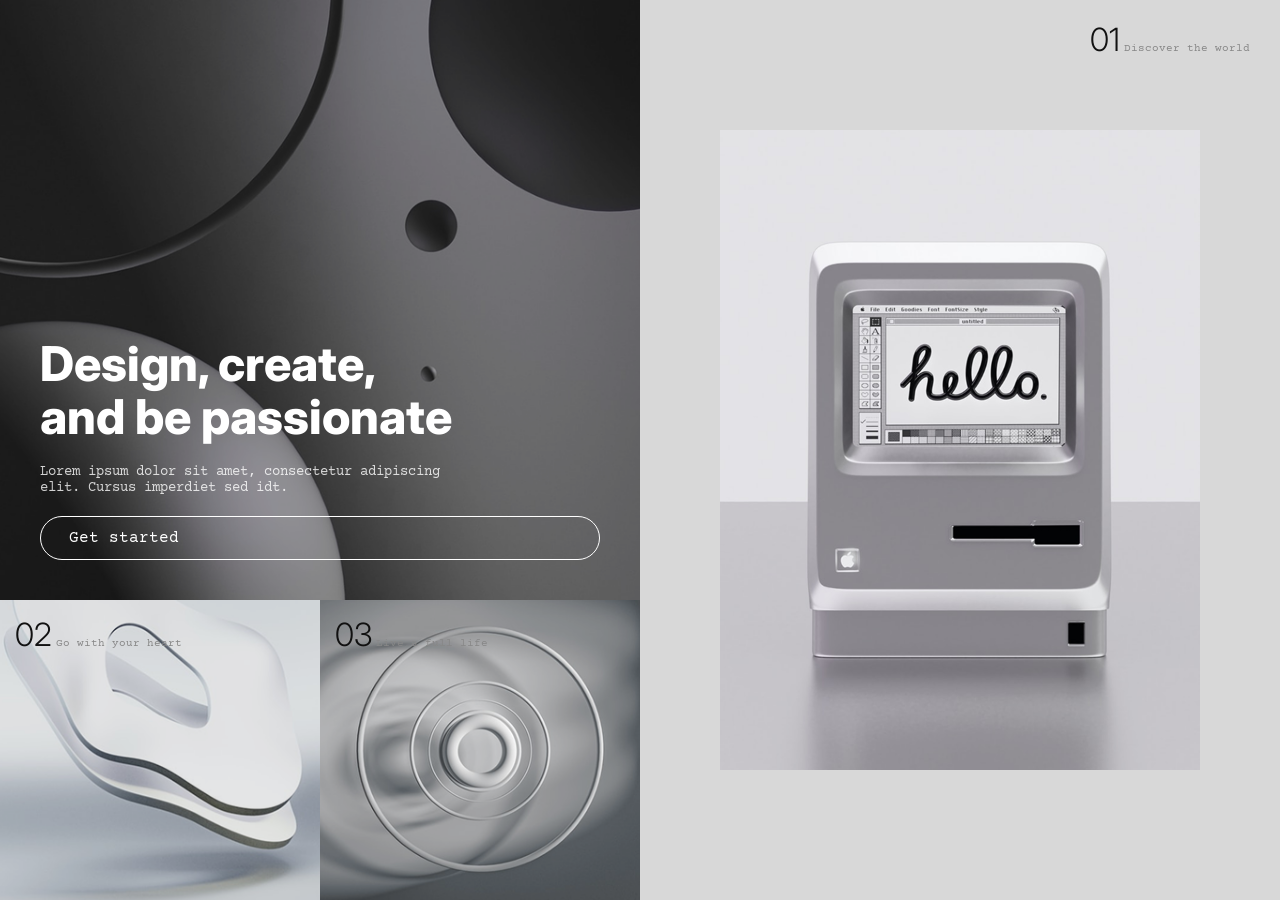
<file: 45/index.html>
<!DOCTYPE html>
<html lang="es">
<head>
  <meta charset="UTF-8" />
  <meta name="viewport" content="width=device-width, initial-scale=1.0" />
  <title>Design, Create, Passion</title>
  <link rel="stylesheet" href="CSS/style.css" />
  <link
    href="https://fonts.googleapis.com/css2?family=Courier+Prime:wght@400;700&family=Inter:wght@300;400;600;700;800&display=swap"
    rel="stylesheet"
  />
</head>
<body>
  <div class="grid">
    <div class="hero">
      <img src="media/Image left.png" alt="hero background" class="hero__bg" />

      <div class="hero__content">
        <h1>
          Design, create,<br />
          and be passionate
        </h1>

        <p>
          Lorem ipsum dolor sit amet, consectetur adipiscing elit. Cursus imperdiet sed idt.
        </p>

        <a href="#" class="btn">Get started</a>
      </div>
    </div>

    <div class="mac">
      <div class="mac__num">
        <span class="num">01</span>
        <span class="label">Discover the world</span>
      </div>

      <img src="media/Image right.png" alt="Mac" class="mac__img" />
    </div>

    <div class="bottom">
      <div class="small">
        <div class="small__num">
          <span class="num">02</span>
          <span class="label">Go with your heart</span>
        </div>

        <img src="media/Image bottom left - left.png" alt="" />
      </div>

      <div class="small">
        <div class="small__num">
          <span class="num">03</span>
          <span class="label">Live a full life</span>
        </div>

        <img src="media/right tikiright.png" alt="" />
      </div>
    </div>
  </div>
</body>
</html>
</file>
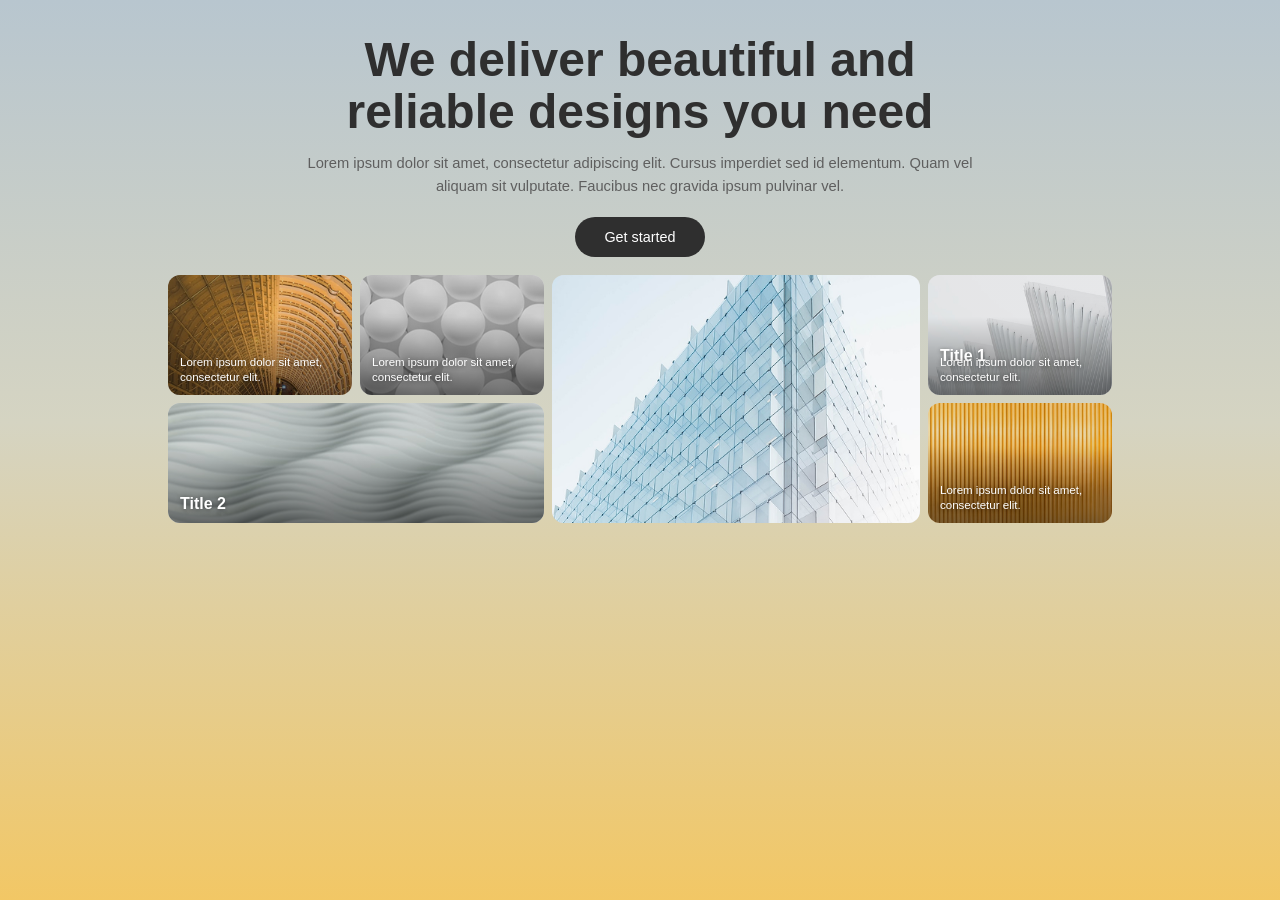
<file: 50/index.html>
<!DOCTYPE html>
<html lang="es">
<head>
  <meta charset="UTF-8">
  <meta name="viewport" content="width=device-width, initial-scale=1.0">
  <title>Landing 50</title>
  <link rel="stylesheet" href="css/styles.css">
</head>
<body>
  <main class="page">
    <section class="hero">
      <h1>We deliver beautiful and<br>reliable designs you need</h1>
      <p>
        Lorem ipsum dolor sit amet, consectetur adipiscing elit. Cursus imperdiet sed id
        elementum. Quam vel aliquam sit vulputate. Faucibus nec gravida ipsum pulvinar vel.
      </p>
      <a href="#" class="btn">Get started</a>
    </section>

    <section class="gallery" aria-label="DiseÃ±os destacados">
      <article class="card card-1">
        <img class="card-img" src="./media/cuadro-1.png" alt="DiseÃ±o de tarjeta 1">
        <p>Lorem ipsum dolor sit amet, consectetur elit.</p>
      </article>

      <article class="card card-2">
        <img class="card-img" src="./media/cuadro-2.png" alt="DiseÃ±o de tarjeta 2">
        <p>Lorem ipsum dolor sit amet, consectetur elit.</p>
      </article>

      <article class="card card-main">
        <img class="card-img" src="./media/cuadro-3.png" alt="DiseÃ±o de tarjeta principal">
      </article>

      <article class="card card-title">
        <img class="card-img" src="./media/cuadro-4.png" alt="DiseÃ±o de tarjeta 4">
        <h2>Title 1</h2>
        <p>Lorem ipsum dolor sit amet, consectetur elit.</p>
      </article>

      <article class="card card-wave">
        <img class="card-img" src="./media/cuadro-5.png" alt="DiseÃ±o de tarjeta 5">
        <h2>Title 2</h2>
      </article>

      <article class="card card-gold">
        <img class="card-img" src="./media/cuadro-6.png" alt="DiseÃ±o de tarjeta 6">
        <p>Lorem ipsum dolor sit amet, consectetur elit.</p>
      </article>
    </section>
  </main>
</body>
</html>


  </main>
</body>
</html>
</file>
<file: 10/CSS/style.css>
﻿
*, *::before, *::after {
  box-sizing: border-box;
  margin: 0;
  padding: 0;
}
:root {
  --font-display: 'Google Sans', sans-serif;
  --font-body: 'Google Sans', sans-serif;
  --color-bg: #2b2b2b;
  --color-text: #fff;
  --color-muted: #aaa;
  --color-pink: #f48fb1;
  --color-blue: #80deea;
  --color-teal: #4dd0b8;
  --radius: 20px;
  --gap: 12px;
}
body {
  font-family: var(--font-body);
  background-color: var(--color-bg);
  color: var(--color-text);
  min-height: 100vh;
  display: flex;
  align-items: center;
  justify-content: center;
  padding: 40px;
}
.hero {
  display: grid;
  grid-template-columns: 1fr 1.6fr;
  gap: 48px;
  align-items: center;
  max-width: 1100px;
  width: 100%;
}
.hero__left {
  display: flex;
  flex-direction: column;
  gap: 0;
}
h1 {
  font-family: var(--font-display);
  font-size: clamp(2.8rem, 5vw, 4.2rem);
  font-weight: 800;
  line-height: 1.1;
  display: flex;
  flex-direction: column;
  margin-bottom: 28px;
}
.c-pink  { color: var(--color-pink); }
.c-blue  { color: var(--color-blue); }
.c-teal  { color: var(--color-teal); }
.hero__left p {
  font-size: 0.92rem;
  line-height: 1.75;
  color: var(--color-muted);
  margin-bottom: 32px;
  max-width: 360px;
}
.btn {
  display: inline-block;
  background-color: #fff;
  color: #1a1a1a;
  font-family: var(--font-body);
  font-size: 0.9rem;
  font-weight: 500;
  padding: 14px 36px;
  border-radius: 999px;
  text-decoration: none;
  align-self: flex-start;
  transition: background 0.2s ease, transform 0.15s ease;
}
.btn:hover {
  background-color: #e0e0e0;
  transform: translateY(-2px);
}
.hero__grid {
  display: grid;
  grid-template-columns: repeat(4, 1fr);
  grid-template-rows: repeat(4, 140px);
  gap: var(--gap);
}
.cell:nth-child(1)  { background-color: #f5c842; }
.cell:nth-child(2)  { background-color: #f4a7b9; }
.cell:nth-child(3)  { background-color: #2d7dd2; }
.cell:nth-child(4)  { background-color: #e8541a; }
.cell:nth-child(5)  { background-color: #c8dce0; }
.cell:nth-child(6)  { background-color: #f9c0cb; }
.cell:nth-child(7)  { background-color: #f0d060; }
.cell:nth-child(8)  { background-color: #f08080; }
.cell:nth-child(9)  { background-color: #e84a1a; }
.cell:nth-child(10) { background-color: #b0e0d8; }
.cell:nth-child(11) { background-color: #2060c0; }
.cell:nth-child(12) { background-color: #f0a830; }
.cell:nth-child(13) { background-color: #c060a0; }
.cell:nth-child(14) { background-color: #f0c0d0; }
.cell:nth-child(15) { background-color: #2080c8; }
.cell:nth-child(16) { background-color: #40c8c0; }
.cell {
  border-radius: var(--radius);
  overflow: hidden;
  transition: transform 0.3s ease;
}
.cell:hover {
  transform: scale(1.04);
  z-index: 2;
}
.cell img {
  width: 100%;
  height: 100%;
  object-fit: cover;
  display: block;
}
@media (max-width: 900px) {
  .hero {
    grid-template-columns: 1fr;
    gap: 32px;
  }
  .hero__grid {
    grid-template-columns: repeat(4, 1fr);
    grid-template-rows: repeat(4, 100px);
  }
}
@media (max-width: 560px) {
  body { padding: 24px; }
  .hero__grid {
    grid-template-columns: repeat(2, 1fr);
    grid-template-rows: repeat(8, 120px);
  }
}
.google-sans-uniquifier {
  font-family: "Google Sans", sans-serif;
  font-optical-sizing: auto;
  font-weight: 400;
  font-style: normal;
  font-variation-settings:
    "GRAD" 0;
}
</file>
<file: 11/CSS/style.css>
﻿:root {
    --text-dark: #222222;
    --text-grey: #666666;
    --bg-dark: #222222;
    --bg-white: #ffffff;
}
* {
    box-sizing: border-box;
    margin: 0;
    padding: 0;
}
body {
    font-family: 'Google Sans', sans-serif;
    color: var(--text-dark);
    background-color: var(--bg-white);
    line-height: 1.5;
    display: flex;
    justify-content: center;
    align-items: center;
    min-height: 100vh;
    padding: 60px 20px;
}
.container {
    max-width: 1200px;
    width: 100%;
}
.hero {
    display: flex;
    justify-content: space-between;
    align-items: center;
    margin-bottom: 80px;
    flex-wrap: wrap;
    gap: 40px;
}
.hero-left {
    flex: 1;
    max-width: 500px;
}
h1 {
    font-size: 3.5rem;
    font-weight: 700;
    line-height: 1.15;
    margin-bottom: 30px;
    color: var(--text-dark);
}
.subtitle {
    font-size: 1.15rem;
    color: var(--text-grey);
    margin-bottom: 40px;
    line-height: 1.6;
}
.explore-btn {
    background-color: var(--text-dark);
    color: var(--bg-white);
    border: none;
    border-radius: 40px;
    padding: 16px 40px;
    font-size: 1.1rem;
    font-weight: 500;
    cursor: pointer;
    transition: opacity 0.3s ease;
}
.explore-btn:hover {
    opacity: 0.8;
}
.hero-right {
    flex: 1;
    position: relative;
    min-height: 500px;
    max-width: 600px;
    width: 100%;
    display: flex;
    justify-content: flex-end;
}
.arch-img-1 {
    position: absolute;
    top: 0;
    left: 60px;
    width: 320px;
    height: 380px;
    border-radius: 160px 160px 0 0;
    object-fit: cover;
    z-index: 1;
}
.arch-img-2 {
    position: absolute;
    bottom: 0;
    right: 20px;
    width: 280px;
    height: 400px;
    border-radius: 140px 140px 0 0;
    object-fit: cover;
    z-index: 2;
}
.features {
    background-color: var(--bg-dark);
    border-radius: 40px;
    padding: 60px;
    display: grid;
    grid-template-columns: repeat(3, 1fr);
    gap: 40px;
    color: var(--bg-white);
}
.feature-card {
    display: flex;
    flex-direction: column;
}
.feature-icon {
    font-size: 1.2rem;
    color: #999;
    
    margin-bottom: 20px;
}
.feature-card h3 {
    font-size: 1.4rem;
    font-weight: 600;
    margin-bottom: 15px;
    color: #f0f0f0;
}
.feature-card p {
    font-size: 0.95rem;
    color: #aaaaaa;
    line-height: 1.6;
}
@media (max-width: 992px) {
    .hero {
        flex-direction: column;
        text-align: center;
    }
    .hero-left {
        margin: 0 auto;
    }
    .hero-right {
        min-height: 450px;
        justify-content: center;
    }
    .arch-img-1 {
        left: auto;
        right: 150px;
    }
    .arch-img-2 {
        right: auto;
        left: 150px;
    }
    .features {
        grid-template-columns: 1fr;
        text-align: center;
    }
    .feature-icon {
        margin: 0 auto 20px;
    }
}
@media (max-width: 576px) {
    h1 {
        font-size: 2.8rem;
    }
    .arch-img-1 {
        width: 220px;
        height: 280px;
        right: 80px;
    }
    .arch-img-2 {
        width: 180px;
        height: 320px;
        left: 80px;
    }
    .hero-right {
        min-height: 350px;
    }
}
</file>
<file: 12/CSS/styles.css>
﻿:root {
    --text-dark: #222222;
    --text-grey: #555555;
    --bg-white: #ffffff;
}
* {
    box-sizing: border-box;
    margin: 0;
    padding: 0;
}
body {
    font-family: 'Inter', sans-serif;
    color: var(--text-dark);
    background-color: var(--bg-white);
    line-height: 1.5;
    overflow-x: hidden;
}
.container {
    max-width: 1300px;
    margin: 0 auto;
    padding: 60px 40px;
    position: relative;
    min-height: 100vh;
}
.decor-waves {
    position: absolute;
    top: 60px;
    left: 380px;
    z-index: 1;
}
.content {
    display: flex;
    margin-top: 20px;
    flex-wrap: wrap;
}
.left-col {
    width: 38%;
    position: relative;
    z-index: 2;
    padding-right: 40px;
}
h1 {
    font-size: 4rem;
    font-weight: 700;
    line-height: 1.15;
    margin-bottom: 30px;
    color: var(--text-dark);
}
.description {
    font-size: 1rem;
    color: var(--text-grey);
    margin-bottom: 40px;
    line-height: 1.6;
}
.btn-explore {
    background-color: var(--text-dark);
    color: var(--bg-white);
    border: none;
    border-radius: 40px;
    padding: 16px 40px;
    font-size: 1rem;
    font-weight: 500;
    cursor: pointer;
    transition: opacity 0.3s ease;
}
.btn-explore:hover {
    opacity: 0.8;
}
.spiral-decor {
    position: absolute;
    bottom: -320px;
    left: -20px;
    width: 180px;
    opacity: 0.85;
    z-index: 1;
}
.right-col {
    width: 62%;
    position: relative;
    min-height: 620px;
    z-index: 1;
}
.img-wrapper {
    position: absolute;
    border-radius: 20px;
    overflow: hidden;
    box-shadow: 0 10px 30px rgba(0, 0, 0, 0.08);
}
.img-wrapper img {
    width: 100%;
    height: 100%;
    object-fit: cover;
    display: block;
}
.img-1 {
    width: 260px;
    height: 380px;
    bottom: 20px;
    left: 0px;
    z-index: 3;
    border-radius: 24px;
    box-shadow: none;
}
.img-1 img {
    border-radius: 20px;
}
.img-2 {
    width: 260px;
    height: 340px;
    top: 140px;
    left: 220px;
    z-index: 2;
    border-radius: 20px;
}
.img-3 {
    width: 260px;
    height: 340px;
    top: 0px;
    right: 0px;
    z-index: 1;
    border-radius: 20px;
}
.decor-starburst {
    position: absolute;
}
.star-1 {
    top: 280px;
    left: 170px;
    z-index: 4;
}
.star-2 {
    bottom: 80px;
    right: 20px;
    z-index: 4;
}
.author-box {
    display: flex;
    align-items: center;
    position: absolute;
    bottom: 40px;
    right: 40px;
    max-width: 500px;
    gap: 20px;
    z-index: 10;
}
.author-img {
    width: 60px;
    height: 60px;
    border-radius: 50%;
    object-fit: cover;
    flex-shrink: 0;
}
.author-text {
    font-size: 0.92rem;
    color: var(--text-grey);
    line-height: 1.6;
}
@media (max-width: 1100px) {
    .right-col { width: 55%; }
    .left-col  { width: 45%; }
    .decor-waves { left: auto; right: 42%; }
}
@media (max-width: 992px) {
    .content { flex-direction: column; }
    .left-col, .right-col { width: 100%; }
    .decor-waves { top: 20px; right: 20px; }
    .right-col { margin-top: 80px; min-height: 700px; }
    .img-1 { left: 5%; bottom: 60px; }
    .img-2 { left: 50%; transform: translateX(-50%); top: 120px; }
    .img-3 { right: 5%; top: -40px; }
    .spiral-decor { display: none; }
    .author-box { position: relative; bottom: auto; right: auto; margin-top: 40px; }
}
@media (max-width: 768px) {
    h1 { font-size: 3rem; }
    .img-1 { width: 200px; height: 300px; }
    .img-2 { width: 220px; height: 300px; }
    .img-3 { width: 200px; height: 300px; }
    .star-1 { top: 240px; left: 120px; }
}
</file>
<file: 14/CSS/styles.css>
﻿:root {
    --text-primary: #382A20;
    
    --text-secondary: #5C4D44;
    
    --accent-yellow: #FDE17A;
    
    --bg-brown: #493A31;
    
    --bg-dark-shape: #382A20;
    
    --font-main: 'Poppins', sans-serif;
}
* {
    margin: 0;
    padding: 0;
    box-sizing: border-box;
}
body {
    background-color: #FFFFFF;
    color: var(--text-primary);
    font-family: var(--font-main);
    display: flex;
    justify-content: center;
    align-items: center;
    min-height: 100vh;
    overflow-x: hidden;
}
.container {
    width: 100%;
    max-width: 1150px;
    margin: 0 auto;
    display: flex;
    justify-content: space-between;
    align-items: center;
    padding: 40px 20px;
    gap: 40px;
    
}
.left-content {
    flex: 1;
    max-width: 520px;
    z-index: 10;
}
h1 {
    font-size: 3.5rem;
    font-weight: 800;
    line-height: 1.15;
    margin-bottom: 25px;
    color: var(--text-primary);
}
.desc {
    font-size: 1.05rem;
    line-height: 1.6;
    margin-bottom: 35px;
    color: var(--text-secondary);
    font-weight: 400;
}
.btn-download {
    background-color: var(--accent-yellow);
    color: var(--text-primary);
    font-family: var(--font-main);
    font-weight: 600;
    font-size: 1.05rem;
    padding: 14px 38px;
    border: none;
    border-radius: 40px;
    cursor: pointer;
    margin-bottom: 70px;
    
    transition: transform 0.2s, background-color 0.2s;
}
.btn-download:hover {
    transform: scale(1.02);
    background-color: #f7d55f;
}
.stats-card {
    background-color: var(--bg-brown);
    border-radius: 16px;
    display: flex;
    justify-content: space-between;
    padding: 30px 45px;
    width: 100%;
}
.stat-item {
    color: #FFFFFF;
}
.stat-item h2 {
    font-size: 1.5rem;
    font-weight: 700;
}
.stat-item .line {
    width: 25px;
    height: 3px;
    background-color: #FFFFFF;
    margin: 10px 0 12px 0;
    border-radius: 2px;
}
.stat-item p {
    font-size: 0.85rem;
    color: #D7CCC6;
    
    line-height: 1.4;
    font-weight: 400;
}
.right-content {
    position: relative;
    width: 550px;
    height: 700px;
    flex-shrink: 0;
    
}
.dark-box {
    position: absolute;
    width: 400px;
    height: 480px;
    background-color: var(--bg-dark-shape);
    top: 130px;
    right: -20px;
    transform: rotate(18deg);
   
    z-index: 1;
}
.yellow-box {
    position: absolute;
    width: 380px;
    height: 460px;
    background-color: var(--accent-yellow);
    top: 60px;
    right: 50px;
    z-index: 2;
}
.heart-icon {
    position: absolute;
    width: 260px;
    height: 260px;
    fill: var(--bg-dark-shape);
    
    top: 150px;
    right: 110px;
    z-index: 3;
}
.phone-screen img {
    width: 100%;
    height: 100%;
    position: absolute;
    top: 60%;
    left: 70%;
    transform-origin: start center;
    transform: translate(-50%, -50%) rotate(calc(-1.4 * var(--angle)));
    
}
.user-screen-image {
    width: 100%;
    height: 90%;
    object-fit: cover;
    
    position: absolute;
    top: 20%;
    left: 20%;
    transform: translateX(-50%);
    z-index: 11;
}
.star {
    position: absolute;
}
.star-xdark {
    width: 140px;
    height: 140px;
    top: 0px;
    left: 40px;
    z-index: 5;
    transform: rotate(-10deg);
}
.star-white {
    width: 110px;
    height: 110px;
    top: 50px;
    right: 10px;
    z-index: 5;
    transform: rotate(5deg);
}
.star-silver {
    width: 120px;
    height: 120px;
    top: 310px;
    right: -60px;
    z-index: 5;
    transform: rotate(25deg);
}
.star-yb {
    width: 130px;
    height: 130px;
    bottom: -30px;
    right: 30px;
    z-index: 5;
    transform: rotate(15deg);
}
@media (max-width: 1050px) {
    .container {
        flex-direction: column;
        justify-content: flex-start;
        padding-top: 70px;
    }
    .left-content {
        max-width: 100%;
        text-align: center;
        display: flex;
        flex-direction: column;
        align-items: center;
    }
    .right-content {
        margin-top: 60px;
        transform: scale(0.9);
    }
}
@media (max-width: 768px) {
    h1 {
        font-size: 2.5rem;
    }
    .stats-card {
        flex-direction: column;
        gap: 20px;
    }
    .right-content {
        transform: scale(0.6);
        margin-top: 0px;
    }
}
</file>
<file: 15/CSS/style.css>
﻿
*, *::before, *::after {
  box-sizing: border-box;
  margin: 0;
  padding: 0;
}
:root {
  --green-dark:  #1a3a2a;
  --green-btn:   #3a7a5a;
  --green-btn-h: #2d6048;
  --text-body:   #333;
  --white:       #ffffff;
  --font-display: 'Cormorant Garamond', serif;
  --font-body:    'Jost', sans-serif;
}
body {
  font-family: var(--font-body);
  background: var(--white);
  color: var(--text-body);
  overflow-x: hidden;
}
.layout {
  display: grid;
  grid-template-columns: 1fr 1.2fr 1fr;
  gap: 48px;
  min-height: 100vh;
  padding: 70px 72px;
  align-items: start;
}
.col {
  display: flex;
  flex-direction: column;
  gap: 28px;
}
.main-title {
  font-family: var(--font-display);
  font-size: clamp(3rem, 5vw, 5rem);
  font-weight: 400;
  color: var(--green-dark);
  line-height: 1.1;
}
.sub-title {
  font-family: var(--font-display);
  font-size: clamp(3rem, 5vw, 5rem);
  font-weight: 400;
  color: var(--green-dark);
  line-height: 1.1;
}
.body-text {
  font-size: 1rem;
  font-weight: 300;
  color: var(--text-body);
  line-height: 1.75;
  max-width: 320px;
}
.title-block {
  display: flex;
  align-items: flex-start;
  gap: 16px;
}
.btn-green {
  display: inline-block;
  background: var(--green-btn);
  color: var(--white);
  font-family: var(--font-body);
  font-weight: 400;
  font-size: 0.9rem;
  padding: 13px 30px;
  border-radius: 50px;
  text-decoration: none;
  width: fit-content;
  transition: background 0.2s, transform 0.2s;
}
.btn-green:hover {
  background: var(--green-btn-h);
  transform: translateY(-2px);
}
.star {
  background: var(--green-dark);
  clip-path: polygon(
    50% 0%, 54% 42%, 100% 50%, 54% 58%,
    50% 100%, 46% 58%, 0% 50%, 46% 42%
  );
  flex-shrink: 0;
}
.star--sm {
  width: 48px;
  height: 48px;
  margin-top: 12px;
}
.star--lg {
  width: 66px;
  height: 66px;
}
.pill {
  border-radius: 999px;
  overflow: hidden;
  flex-shrink: 0;
  display: inline-block;
}
.pill img {
  display: block;
  max-width: 100%;
  height: auto;
}
.photos-left {
  display: flex;
  gap: 16px;
  align-items: flex-start;
  margin-top: 8px;
}
.photos-left .pill:first-child {
  margin-top: 80px; 
}
.photos-left .pill:last-child {
  margin-top: 0;
}
.photos-right {
  display: flex;
  gap: 16px;
  align-items: flex-start;
  justify-content: flex-end;
}
.photos-right .pill:first-child {
  margin-top: 0;
}
.photos-right .pill:last-child {
  margin-top: 80px; 
}
.col--center {
  align-items: center;
  padding-top: 10px;
  overflow: hidden;
}
.circle-badge {
  position: relative;
  display: flex;
  flex-direction: column;
  align-items: center;
  width: 100%;
}
.badge-text {
  position: relative;
  width: 200px;
  height: 200px;
  z-index: 2;
  margin-bottom: -60px;
}
.arch-photo {
  border-radius: 999px;
  overflow: hidden;
  display: block;
  width: 100%;
  max-width: 420px;
}
.arch-photo img {
  display: block;
  width: 100%;
  height: auto;
}
.col--right {
  gap: 24px;
}
@media (max-width: 900px) {
  .layout {
    grid-template-columns: 1fr 1fr;
    padding: 40px 32px;
  }
  .col--center {
    grid-column: 1 / -1;
    order: -1;
  }
}
@media (max-width: 600px) {
  .layout {
    grid-template-columns: 1fr;
    padding: 32px 20px;
  }
}
</file>
<file: 22/CSS/style.css>
﻿* {
    box-sizing: border-box;
    margin: 0;
    padding: 0;
}
body {
    background-color: #050A15;
    
    color: #ffffff;
    font-family: 'Inter', sans-serif;
    overflow-x: hidden;
}
.wrapper {
    width: 100%;
}
.container {
    max-width: 1250px;
    margin: 0 auto;
    padding: 0 40px;
}
.main-grid {
    display: grid;
    grid-template-columns: 1fr 1fr;
    gap: 60px;
}
.col-left {
    display: flex;
    flex-direction: column;
    padding-top: 100px;
    
}
.main-title {
    font-size: 4.5rem;
    font-weight: 700;
    line-height: 1.15;
    margin-bottom: 25px;
    letter-spacing: -1px;
}
.main-desc {
    font-size: 1rem;
    line-height: 1.6;
    color: #b0b5c0;
    margin-bottom: 35px;
    max-width: 90%;
}
.btn-explore {
    display: inline-block;
    align-self: flex-start;
    background-color: #ffffff;
    color: #050A15;
    padding: 14px 38px;
    border-radius: 10px;
    font-size: 1rem;
    font-weight: 600;
    text-decoration: none;
    transition: all 0.3s ease;
}
.btn-explore:hover {
    background-color: #e0e0e0;
    transform: translateY(-2px);
}
.middle-card {
    margin-top: 50px;
    width: 100%;
    height: 260px;
    border-radius: 16px;
    overflow: hidden;
}
.middle-card img {
    width: 100%;
    height: 100%;
    object-fit: cover;
}
.col-right {
    display: flex;
    flex-direction: column;
}
.arches-wrapper {
    display: flex;
    gap: 20px;
    align-items: flex-start;
    width: 100%;
}
.arch {
    flex: 1;
    height: 400px;
    
    border-radius: 0 0 200px 200px;
    
    overflow: hidden;
    box-shadow: 0 15px 40px rgba(0, 0, 0, 0.3);
}
.arch img {
    width: 100%;
    height: 100%;
    object-fit: cover;
}
.features {
    margin-top: 70px;
    padding-left: 10px;
    
}
.divider {
    width: 40px;
    height: 4px;
    background-color: #ffffff;
    margin-bottom: 35px;
}
.feature-item {
    margin-bottom: 30px;
}
.feature-item h3 {
    font-size: 1.45rem;
    font-weight: 600;
    margin-bottom: 8px;
}
.feature-item p {
    font-size: 1rem;
    color: #b0b5c0;
    line-height: 1.5;
}
.bottom-gallery {
    display: grid;
    grid-template-columns: repeat(3, 1fr);
    gap: 20px;
    margin-top: 40px;
    margin-bottom: 80px;
}
.gallery-card {
    height: 220px;
    border-radius: 12px;
    overflow: hidden;
    box-shadow: 0 10px 30px rgba(0, 0, 0, 0.2);
}
.gallery-card img {
    width: 100%;
    height: 100%;
    object-fit: cover;
    transition: transform 0.5s ease;
}
.gallery-card:hover img {
    transform: scale(1.05);
    
}
@media (max-width: 990px) {
    .main-grid {
        grid-template-columns: 1fr;
        gap: 40px;
    }
    
    .col-right {
        order: -1;
    }
    .col-left {
        padding-top: 20px;
    }
    .arches-wrapper {
        margin-right: -40px;
        
    }
    .bottom-gallery {
        grid-template-columns: 1fr;
        gap: 20px;
    }
    .main-title {
        font-size: 3.5rem;
    }
}
</file>
<file: 3/CSS/styles.css>
﻿
**, *::before, *::after {
  box-sizing: border-box;
  margin: 0;
  padding: 0;
}

:root {
  --font-display: 'Poppins', sans-serif;
  --font-body: 'Poppins', sans-serif;
  --color-text: #1a1a1a;
  --color-muted: #555;
  --radius: 16px;
}

body {
  font-family: var(--font-body);
  background-color: #fff;
  color: var(--color-text);
  max-width: 960px;
  margin: 0 auto;
  padding: 48px 32px;
}

.top {
  display: grid;
  grid-template-columns: 1fr 1fr;
  gap: 40px;
  align-items: start;
  margin-bottom: 40px;
}

.top__title h1 {
  font-family: var(--font-display);
  font-size: clamp(2rem, 4vw, 3rem);
  font-weight: 700;
  line-height: 1.1;
  color: var(--color-text);
}

.top__content p {
  font-size: 0.95rem;
  line-height: 1.7;
  color: var(--color-muted);
  margin-bottom: 20px;
}

.btn {
  display: inline-block;
  background-color: #1a1a1a;
  color: #fff;
  font-family: var(--font-body);
  font-size: 0.85rem;
  padding: 11px 22px;
  border-radius: 999px;
  text-decoration: none;
  transition: background 0.2s ease, transform 0.15s ease;
}

.btn:hover {
  background-color: #333;
  transform: translateY(-2px);
}

.hero-image {
  width: 100%;
  height: 380px;
  border-radius: var(--radius);
  overflow: hidden;
  background-color: #dde8ee;
}

.hero-image img {
  width: 100%;
  height: 100%;
  object-fit: cover;
  display: block;
}

@media (max-width: 640px) {
  .top {
    grid-template-columns: 1fr;
    gap: 24px;
  }
  .hero-image {
    height: 240px;
  }
}
</file>
<file: 33/CSS/style.css>
/* Reset & Basic Styles */
* {
    box-sizing: border-box;
    margin: 0;
    padding: 0;
}

body {
    font-family: 'Lato', sans-serif;
    color: #333333;
    background-color: #ffffff;
    overflow-x: hidden;
}

.container {
    max-width: 1250px;
    margin: 0 auto;
    padding: 60px 40px;
    display: flex;
    justify-content: space-between;
    align-items: center;
    /* Center vertically overall */
    min-height: 100vh;
}


/* ================== LEFT COLUMN ================== */
.col-left {
    flex: 1;
    max-width: 550px;
    padding-right: 40px;
}

.main-title {
    font-size: 3.8rem;
    font-weight: 700;
    line-height: 1.15;
    color: #3B3C3F;
    /* Professional dark gray */
    margin-bottom: 25px;
}

.main-desc {
    font-size: 1.1rem;
    line-height: 1.6;
    color: #555555;
    margin-bottom: 35px;
    max-width: 450px;
}

.btn-primary {
    display: inline-block;
    background-color: #3C3C3C;
    /* Dark charcoal */
    color: #ffffff;
    font-weight: 400;
    font-size: 1rem;
    padding: 14px 38px;
    border-radius: 30px;
    text-decoration: none;
    transition: background-color 0.3s ease;
    margin-bottom: 60px;
}

.btn-primary:hover {
    background-color: #222222;
}

/* --- Circular Badges Row --- */
.badges-row {
    display: flex;
    gap: 20px;
    margin-bottom: 50px;
}

.circular-badge {
    position: relative;
    width: 100px;
    height: 100px;
    border-radius: 50%;
    /* Thin dark border */
    border: 1px solid #333333;
    display: flex;
    justify-content: center;
    align-items: center;
}

/* Background colors for badges */
.badge-blue {
    background-color: #C1D8DB;
}

.badge-yellow {
    background-color: #F8CB83;
}

.badge-pink {
    background-color: #F8D9E9;
}

/* SVG curving text wrapper */
.curved-text-svg {
    position: absolute;
    top: 0;
    left: 0;
    width: 100%;
    height: 100%;
    /* Spin the whole SVG infinitely for a fun continuous effect */
    animation: spin 15s linear infinite;
}

@keyframes spin {
    100% {
        transform: rotate(360deg);
    }
}

/* Center icons */
.badge-icon {
    width: 20px;
    height: 20px;
    color: #333333;
    z-index: 2;
}

.badge-icon svg {
    width: 100%;
    height: 100%;
}

/* --- Info Pill Box --- */
.info-pill {
    display: flex;
    gap: 40px;
    border: 1px solid #777777;
    border-radius: 30px;
    padding: 25px 40px;
    max-width: 450px;
}

.info-block h4 {
    font-size: 1rem;
    font-weight: 700;
    margin-bottom: 8px;
    color: #3B3C3F;
}

.info-block p {
    font-size: 0.85rem;
    color: #888888;
    line-height: 1.4;
}


/* ================== RIGHT COLUMN (GALLERY) ================== */
.col-right {
    flex: 1;
    display: flex;
    justify-content: flex-end;
}

.gallery {
    display: flex;
    gap: 25px;
    width: 100%;
    max-width: 600px;
}

.gallery-col {
    display: flex;
    flex-direction: column;
    gap: 25px;
    /* Vertical gap between stacked images */
    flex: 1;
}

/* Offset the right column downward */
.col-offset {
    margin-top: 60px;
}

.img-box {
    width: 100%;
    border-radius: 25px;
    overflow: hidden;
    /* Soft border as seen on the images */
    border: 1px solid rgba(0, 0, 0, 0.15);
    box-shadow: 0 10px 20px rgba(0, 0, 0, 0.05);
    /* very soft shadow */
}

.img-box img {
    width: 100%;
    height: 100%;
    object-fit: cover;
    display: block;
    /* removes bottom invisible gap */
}

/* Set differing aspect ratios based on visual layout */
.img-top {
    aspect-ratio: 1 / 1;
}

.img-bottom {
    aspect-ratio: 4 / 5;
}

.img-tall {
    aspect-ratio: 3 / 4;
}

.img-square {
    aspect-ratio: 1 / 1.1;
}


/* ================== RESPONSIVE DESIGN ================== */
@media (max-width: 1024px) {
    .container {
        flex-direction: column;
        justify-content: center;
        padding-top: 40px;
    }

    .col-left {
        max-width: 100%;
        padding-right: 0;
        margin-bottom: 60px;
        text-align: center;
        display: flex;
        flex-direction: column;
        align-items: center;
    }

    .badges-row {
        justify-content: center;
    }

    .info-pill {
        width: 100%;
        justify-content: center;
    }

    .col-right {
        justify-content: center;
        width: 100%;
    }
}

@media (max-width: 600px) {
    .main-title {
        font-size: 2.8rem;
    }

    .gallery {
        flex-direction: column;
        gap: 20px;
    }

    .col-offset {
        margin-top: 0;
        /* Remove offset on small screens so they stack clean */
    }

    .info-pill {
        flex-direction: column;
        text-align: center;
        gap: 20px;
        padding: 20px;
    }
}
</file>
<file: 38/CSS/style.css>
/* Reset & Base Styles */
* {
    box-sizing: border-box;
    margin: 0;
    padding: 0;
}

body {
    font-family: 'Poppins', sans-serif;
    color: #333333;
    background-color: #ffffff;
    /* White base color for right side */
    overflow-x: hidden;
}

.container {
    max-width: 1300px;
    margin: 0 auto;
    display: flex;
    flex-direction: column;
}


/* ================== TOP HERO SECTION ================== */
.hero-section {
    position: relative;
    width: 100%;
    min-height: 80vh;
    padding: 80px 40px;
    display: flex;
    align-items: center;
}

/* 
  The large curved shape on the left.
  Uses absolute positioning and a very large border-radius 
  on the bottom-right corner to match the layout.
*/
.bg-shape-left {
    position: absolute;
    top: 0;
    left: 0;
    width: 55%;
    height: 100%;
    background-color: #F4F4F4;
    /* Very light cool gray */
    border-bottom-right-radius: 200px;
    z-index: 1;
}

.hero-content {
    position: relative;
    z-index: 2;
    /* Sits above the background shape */
    display: flex;
    justify-content: space-between;
    align-items: center;
    width: 100%;
}


/* --- LEFT COLUMN --- */
.col-left {
    flex: 1;
    max-width: 550px;
}

.main-title {
    font-size: 3.5rem;
    font-weight: 700;
    line-height: 1.2;
    color: #333333;
    margin-bottom: 25px;
    letter-spacing: -1px;
}

.text-green {
    color: #45782B;
    /* Deep leafy green */
}

.main-desc {
    font-size: 1.1rem;
    line-height: 1.6;
    color: #555555;
    margin-bottom: 40px;
}

/* Stats Area */
.stats-row {
    display: flex;
    gap: 50px;
    margin-bottom: 50px;
}

.stat-item h4 {
    font-size: 1.4rem;
    font-weight: 700;
    color: #222222;
    margin-bottom: 8px;
}

/* The small gray dash under stat numbers */
.underline-short {
    width: 30px;
    height: 2px;
    background-color: #CCCCCC;
    margin-bottom: 10px;
}

.stat-item p {
    font-size: 0.85rem;
    color: #777777;
    line-height: 1.4;
}

/* Primary Green Button */
.btn-green {
    display: inline-block;
    background-color: #4A7A30;
    color: #ffffff;
    font-size: 1.1rem;
    font-weight: 600;
    padding: 18px 45px;
    border-radius: 40px;
    text-decoration: none;
    transition: background-color 0.3s ease, transform 0.2s ease;
    box-shadow: 0 10px 20px rgba(74, 122, 48, 0.2);
}

.btn-green:hover {
    background-color: #386024;
    transform: translateY(-2px);
}


/* --- RIGHT COLUMN (Visuals) --- */
.col-right {
    flex: 1;
    display: flex;
    justify-content: center;
    position: relative;
    padding-left: 20px;
}

/* Circular Rotating Stamp */
.circular-stamp {
    position: absolute;
    top: -50px;
    right: 20px;
    width: 110px;
    height: 110px;
    z-index: 10;
}

.curved-text {
    width: 100%;
    height: 100%;
    animation: rotate 15s linear infinite;
}

@keyframes rotate {
    0% {
        transform: rotate(0deg);
    }

    100% {
        transform: rotate(360deg);
    }
}

.stamp-icon {
    position: absolute;
    top: 50%;
    left: 50%;
    transform: translate(-50%, -50%);
    width: 20px;
    height: 20px;
}

.stamp-icon svg {
    width: 100%;
    height: 100%;
}

/* Potted Plants Group */
.plants-wrapper {
    position: relative;
    max-width: 600px;
    width: 100%;
    display: flex;
    justify-content: center;
    align-items: center;
    /* Pushes image slightly down to break out of the section naturally */
    transform: translateY(40px);
}

.plants-img {
    width: 100%;
    height: auto;
    object-fit: cover;
    z-index: 5;
    /* Important for PNG to cast nice shadow */
    filter: drop-shadow(0 20px 30px rgba(0, 0, 0, 0.1));
}


/* ================== BOTTOM FEATURES CARDS ================== */
.features-row {
    display: flex;
    justify-content: space-between;
    gap: 30px;
    padding: 40px 40px 80px 40px;
    position: relative;
    z-index: 10;
}

.feature-card {
    flex: 1;
    display: flex;
    align-items: center;
    gap: 20px;
    /* The distinctive white box with a thin border snippet trick */
    background-color: #ffffff;
    border-radius: 12px;
    padding: 25px 25px;

    /* Trick to match the reference: Thin gray border, but hiding the top left and bottom right corners */
    position: relative;
    border-top: 1px solid transparent;
    border-left: 1px solid transparent;
    border-bottom: 1px solid #4A4A4A;
    border-right: 1px solid #4A4A4A;
    border-radius: 15px;
}

/* Adding the top left partial borders using pseudo-elements to match exactly */
.feature-card::before {
    content: '';
    position: absolute;
    top: -1px;
    left: -1px;
    width: 20px;
    height: 20px;
    border-top: 1px solid #4A4A4A;
    border-left: 1px solid #4A4A4A;
    border-top-left-radius: 15px;
}

.feature-card::after {
    content: '';
    position: absolute;
    bottom: -1px;
    right: -1px;
    width: 20px;
    height: 20px;
    background: transparent;
    /* Hiding the sharp bottom right border over the main curvature */
    box-shadow: inset -2px -2px 0px #fff;
    border-bottom-right-radius: 15px;
}

.card-icon-box {
    width: 70px;
    height: 70px;
    flex-shrink: 0;
    border-radius: 50%;
    overflow: hidden;
    background-color: #F8F8F8;
    /* Soft background */
    display: flex;
    justify-content: center;
    align-items: center;
}

.card-icon-box img {
    /* Using 100% gives the circular crop to the image */
    width: 85%;
    height: 85%;
    object-fit: contain;
}

.feature-card p {
    font-size: 0.85rem;
    line-height: 1.5;
    color: #555555;
}


/* ================== RESPONSIVE ADAPTATIONS ================== */

@media (max-width: 1024px) {
    .bg-shape-left {
        width: 100%;
        height: 60%;
        border-bottom-right-radius: 0;
        border-bottom-left-radius: 100px;
        border-bottom-right-radius: 100px;
    }

    .hero-content {
        flex-direction: column;
        text-align: center;
        gap: 60px;
    }

    .col-left {
        max-width: 100%;
        display: flex;
        flex-direction: column;
        align-items: center;
    }

    .stats-row {
        justify-content: center;
    }

    .circular-stamp {
        top: 0;
        right: 0px;
    }

    .features-row {
        flex-direction: column;
    }
}

@media (max-width: 700px) {
    .hero-section {
        padding: 50px 20px;
    }

    .main-title {
        font-size: 2.5rem;
    }

    .stats-row {
        flex-direction: column;
        gap: 30px;
    }

    .underline-short {
        margin: 5px auto 10px auto;
        /* Centers the dash */
    }

    .plants-wrapper {
        transform: translateY(0);
    }

    .features-row {
        padding: 20px 20px 60px 20px;
        gap: 20px;
    }

    .feature-card {
        flex-direction: column;
        text-align: center;
    }
}
</file>
<file: 4/CSS/style.css>
﻿*, *::before, *::after {
  box-sizing: border-box;
  margin: 0;
  padding: 0;
}

:root {
  --font-display: 'Poppins', sans-serif;
  --font-body: 'Poppins', sans-serif;
  --color-text: #1a1a1a;
  --color-muted: #555;
  --radius-img: 0 200px 200px 0;
}

body {
  font-family: var(--font-body);
  background-color: #fff;
  color: var(--color-text);
  min-height: 100vh;
  display: flex;
  align-items: center;
}

.layout {
  display: grid;
  grid-template-columns: 1fr 1.1fr;
  min-height: 100vh;
  width: 100%;
}

.layout__image {
  position: relative;
  overflow: hidden;
  border-radius: var(--radius-img);
  background-color: #e8e0d8;
  min-height: 580px;
}

.layout__image img {
  width: 100%;
  height: 100%;
  object-fit: cover;
  display: block;
}

.layout__content {
  padding: 64px 56px;
  display: flex;
  flex-direction: column;
  justify-content: center;
  gap: 0;
}

.layout__content h1 {
  font-family: var(--font-display);
  font-size: clamp(2rem, 3.5vw, 2.8rem);
  font-weight: 700;
  line-height: 1.15;
  color: var(--color-text);
  margin-bottom: 20px;
}

.layout__desc {
  font-size: 0.93rem;
  line-height: 1.75;
  color: var(--color-muted);
  margin-bottom: 28px;
  max-width: 420px;
}
.btn {
  display: inline-block;
  background-color: #1a1a1a;
  color: #fff;
  font-family: var(--font-body);
  font-size: 0.85rem;
  padding: 12px 26px;
  border-radius: 999px;
  text-decoration: none;
  align-self: flex-start;
  margin-bottom: 48px;
  transition: background 0.2s ease, transform 0.15s ease;
}
.btn:hover {
  background-color: #333;
  transform: translateY(-2px);
}
.items {
  display: flex;
  flex-direction: column;
  gap: 28px;
}
.item {
  display: flex;
  flex-direction: column;
  gap: 8px;
  padding-top: 28px;
  border-top: 1px solid #e5e5e5;
}
.item__number {
  font-size: 0.85rem;
  font-weight: 500;
  color: var(--color-text);
  letter-spacing: 0.04em;
}
.item p {
  font-size: 0.9rem;
  line-height: 1.7;
  color: var(--color-muted);
  max-width: 400px;
}
@media (max-width: 768px) {
  .layout {
    grid-template-columns: 1fr;
    min-height: auto;
  }
  .layout__image {
    min-height: 320px;
    border-radius: 0 0 120px 0;
  }
  .layout__content {
    padding: 40px 28px;
  }
}
.roboto-regular {
  font-family: "Google Sans", sans-serif;
  font-optical-sizing: auto;
  font-weight: 400;
  font-style: normal;
  font-variation-settings:
    "wdth" 100;
}
.poppins-thin {
  font-family: "Poppins", sans-serif;
  font-weight: 100;
  font-style: normal;
}
.poppins-extralight {
  font-family: "Poppins", sans-serif;
  font-weight: 200;
  font-style: normal;
}
.poppins-light {
  font-family: "Poppins", sans-serif;
  font-weight: 300;
  font-style: normal;
}
.poppins-regular {
  font-family: "Poppins", sans-serif;
  font-weight: 400;
  font-style: normal;
}
.poppins-medium {
  font-family: "Poppins", sans-serif;
  font-weight: 500;
  font-style: normal;
}
.poppins-semibold {
  font-family: "Poppins", sans-serif;
  font-weight: 600;
  font-style: normal;
}
.poppins-bold {
  font-family: "Poppins", sans-serif;
  font-weight: 700;
  font-style: normal;
}
.poppins-extrabold {
  font-family: "Poppins", sans-serif;
  font-weight: 800;
  font-style: normal;
}
.poppins-black {
  font-family: "Poppins", sans-serif;
  font-weight: 900;
  font-style: normal;
}
.poppins-thin-italic {
  font-family: "Poppins", sans-serif;
  font-weight: 100;
  font-style: italic;
}
.poppins-extralight-italic {
  font-family: "Poppins", sans-serif;
  font-weight: 200;
  font-style: italic;
}
.poppins-light-italic {
  font-family: "Poppins", sans-serif;
  font-weight: 300;
  font-style: italic;
}
.poppins-regular-italic {
  font-family: "Poppins", sans-serif;
  font-weight: 400;
  font-style: italic;
}
.poppins-medium-italic {
  font-family: "Poppins", sans-serif;
  font-weight: 500;
  font-style: italic;
}
.poppins-semibold-italic {
  font-family: "Poppins", sans-serif;
  font-weight: 600;
  font-style: italic;
}
.poppins-bold-italic {
  font-family: "Poppins", sans-serif;
  font-weight: 700;
  font-style: italic;
}
.poppins-extrabold-italic {
  font-family: "Poppins", sans-serif;
  font-weight: 800;
  font-style: italic;
}
.poppins-black-italic {
  font-family: "Poppins", sans-serif;
  font-weight: 900;
  font-style: italic;
}
.google-sans-regular1 {
  font-family: "Google Sans", sans-serif;
  font-optical-sizing: auto;
  font-weight: 400;
  font-style: normal;
  font-variation-settings:
    "GRAD" 0;
}
</file>
<file: 40/CSS/style.css>
/* ========== RESET & BASE ========== */
*, *::before, *::after {
  box-sizing: border-box;
  margin: 0;
  padding: 0;
}

:root {
  --bg:        #f4f7f2;
  --green:     #c8e6c0;
  --black:     #1a1a1a;
  --gray:      #555;
  --white:     #ffffff;
  --font:      'DM Sans', sans-serif;
}

body {
  font-family: var(--font);
  background: var(--bg);
  color: var(--black);
  overflow-x: hidden;
}

/* ========== HERO ========== */
.hero {
  position: relative;
  display: grid;
  grid-template-columns: 1fr 1fr;
  align-items: center;
  min-height: 72vh;
  padding: 60px 72px;
  overflow: hidden;
  gap: 32px;
}

/* ---- Blobs ---- */
.blob {
  position: absolute;
  border-radius: 50%;
  background: var(--green);
  z-index: 0;
}

.blob--top-left {
  width: 260px;
  height: 220px;
  top: -60px;
  left: -40px;
  border-radius: 60% 40% 50% 50% / 50% 50% 40% 60%;
}

.blob--center-right {
  width: 320px;
  height: 380px;
  top: 20px;
  right: 60px;
  border-radius: 50% 50% 50% 50% / 60% 40% 60% 40%;
}

/* ---- Left ---- */
.hero__left {
  position: relative;
  z-index: 2;
  display: flex;
  flex-direction: column;
  gap: 24px;
}

.hero__title {
  font-size: clamp(1.8rem, 3.5vw, 2.8rem);
  font-weight: 500;
  color: var(--black);
  line-height: 1.25;
}

.hero__desc {
  font-size: 0.97rem;
  font-weight: 400;
  color: var(--gray);
  line-height: 1.75;
  max-width: 380px;
}

.hero__btn {
  display: inline-block;
  background: var(--black);
  color: var(--white);
  font-family: var(--font);
  font-size: 0.95rem;
  font-weight: 500;
  padding: 14px 36px;
  border-radius: 50px;
  text-decoration: none;
  width: fit-content;
  transition: background 0.2s, transform 0.2s;
}

.hero__btn:hover {
  background: #333;
  transform: translateY(-2px);
}

/* ---- Right ---- */
.hero__right {
  position: relative;
  z-index: 2;
  display: flex;
  align-items: center;
  justify-content: center;
  height: 100%;
  min-height: 440px;
}

/* Plant image */
.hero__plant {
  position: absolute;
  z-index: 2;
  width: 70%;
  max-width: 100%;
  height: auto;
  object-fit: contain;
  filter: drop-shadow(0 20px 40px rgba(0,0,0,0.1));
}

/* ---- Circular badges ---- */
.badge {
  position: absolute;
  z-index: 3;
}

.badge svg {
  display: block;
}

.badge--top {
  width: 140px;
  height: 140px;
  top: 0px;
  right: 0px;
}

.badge--mid {
  width: 110px;
  height: 110px;
  left: -10px;
  top: 50%;
  transform: translateY(-20%);
}

/* ========== CARDS ========== */
.cards {
  padding: 0 48px 56px;
}

.card-row {
  display: grid;
  grid-template-columns: 1fr 1fr;
  gap: 20px;
  border: 1.5px solid #dde4d8;
  border-radius: 20px;
  padding: 28px 32px;
  background: var(--white);
}

.card {
  display: flex;
  align-items: center;
  gap: 20px;
}

.card__img {
  width: 110px;
  height: 110px;
  object-fit: cover;
  border-radius: 12px;
  flex-shrink: 0;
}

.card__desc {
  font-size: 0.85rem;
  font-weight: 400;
  color: var(--gray);
  line-height: 1.65;
}

/* ========== RESPONSIVE ========== */
@media (max-width: 900px) {
  .hero {
    grid-template-columns: 1fr;
    padding: 48px 36px;
    min-height: auto;
  }

  .hero__right {
    min-height: 320px;
  }

  .card-row {
    grid-template-columns: 1fr;
  }

  .cards {
    padding: 0 36px 48px;
  }
}

@media (max-width: 560px) {
  .hero {
    padding: 36px 24px;
  }

  .cards {
    padding: 0 20px 36px;
  }

  .card-row {
    padding: 20px;
  }
}
</file>
<file: 41/CSS/style.css>
/* ========== RESET & BASE ========== */
*, *::before, *::after {
  box-sizing: border-box;
  margin: 0;
  padding: 0;
}

:root {
  --white:     #ffffff;
  --bg:        #ffffff;
  --black:     #1a1a1a;
  --gray:      #666;
  --blue-card: #dce9f5;
  --font:      'DM Sans', sans-serif;
}

body {
  font-family: var(--font);
  background: var(--bg);
  color: var(--black);
  overflow-x: hidden;
}

/* ========== LAYOUT ========== */
.layout {
  display: grid;
  grid-template-columns: 1fr 1fr;
  min-height: 100vh;
  align-items: stretch;
}

/* ========== LEFT ========== */
.left {
  padding: 64px 56px 64px 64px;
  display: flex;
  flex-direction: column;
  gap: 28px;
  justify-content: center;
}

.left__title {
  font-size: clamp(1.8rem, 3vw, 2.6rem);
  font-weight: 700;
  color: var(--black);
  line-height: 1.2;
}

.left__desc {
  font-size: 0.95rem;
  font-weight: 400;
  color: var(--gray);
  line-height: 1.75;
  max-width: 420px;
}

.left__btn {
  display: inline-block;
  background: var(--black);
  color: var(--white);
  font-family: var(--font);
  font-size: 0.95rem;
  font-weight: 500;
  padding: 14px 40px;
  border-radius: 50px;
  text-decoration: none;
  width: fit-content;
  transition: background 0.2s, transform 0.2s;
}

.left__btn:hover {
  background: #333;
  transform: translateY(-2px);
}

/* ========== STATS ========== */
.stats {
  display: grid;
  grid-template-columns: 1fr 1fr;
  gap: 16px;
}

.stat {
  border-radius: 16px;
  padding: 20px 22px;
  display: flex;
  flex-direction: column;
  gap: 10px;
}

.stat--blue {
  background: var(--blue-card);
}

.stat--white {
  background: var(--white);
  border: 1.5px solid #e8e8e8;
}

.stat__num {
  font-size: 1.5rem;
  font-weight: 700;
  color: var(--black);
}

.stat__desc {
  font-size: 0.8rem;
  font-weight: 400;
  color: var(--gray);
  line-height: 1.6;
}

/* ========== FEATURE CARD ========== */
.feature-card {
  border: 1.5px solid #e8e8e8;
  border-radius: 16px;
  padding: 20px 22px;
  display: flex;
  align-items: center;
  gap: 20px;
  background: var(--white);
}

.feature-card__text {
  flex: 1;
  display: flex;
  flex-direction: column;
  gap: 8px;
}

.feature-card__title {
  font-size: 1rem;
  font-weight: 700;
  color: var(--black);
}

.feature-card__desc {
  font-size: 0.8rem;
  font-weight: 400;
  color: var(--gray);
  line-height: 1.65;
}

.feature-card__img {
  width: 110px;
  height: 100px;
  object-fit: cover;
  border-radius: 12px;
  flex-shrink: 0;
}

/* ========== RIGHT ========== */
.right {
  position: relative;
  overflow: hidden;
}

/* Full height photo */
.right__photo {
  width: 100%;
  height: 100%;
  object-fit: cover;
  object-position: center;
  display: block;
}

/* Badge circular — top right over the photo */
.badge {
  position: absolute;
  top: 28px;
  right: 28px;
  z-index: 2;
  background: rgba(255,255,255,0.88);
  border-radius: 50%;
  backdrop-filter: blur(6px);
  padding: 4px;
}

/* ========== RESPONSIVE ========== */
@media (max-width: 900px) {
  .layout {
    grid-template-columns: 1fr;
  }

  .right {
    height: 50vh;
    min-height: 340px;
  }

  .left {
    padding: 48px 36px;
  }
}

@media (max-width: 560px) {
  .left {
    padding: 36px 24px;
  }

  .stats {
    grid-template-columns: 1fr;
  }

  .feature-card {
    flex-direction: column;
    align-items: flex-start;
  }

  .feature-card__img {
    width: 100%;
    height: 160px;
  }
}
</file>
<file: 45/CSS/style.css>
/* ===== RESET ===== */
*,
*::before,
*::after {
  box-sizing: border-box;
  margin: 0;
  padding: 0;
}

:root {
  --white: #ffffff;
  --black: #111111;
  --gray: #d8d8d8;
  --text-gray: #888;
  --font-main: 'Inter', sans-serif;
  --font-mono: 'Courier Prime', monospace;
}

body {
  font-family: var(--font-main);
}

/* ===== GRID PRINCIPAL ===== */
.grid {
  display: grid;
  grid-template-columns: 1fr 1fr;
  grid-template-rows: 2fr 1fr;
  height: 100vh;
}

/* ===== HERO ===== */
.hero {
  position: relative;
  grid-column: 1;
  grid-row: 1;
  overflow: hidden;
}

.hero__bg {
  position: absolute;
  inset: 0;
  width: 100%;
  height: 100%;
  object-fit: cover;
}

.hero__content {
  position: relative;
  z-index: 2;
  height: 100%;
  padding: 40px;
  display: flex;
  flex-direction: column;
  justify-content: flex-end;
  gap: 20px;
  color: var(--white);
}

.hero h1 {
  font-size: clamp(2rem, 4vw, 3rem);
  font-weight: 800;
  line-height: 1.1;
}

.hero p {
  font-family: var(--font-mono);
  font-size: 0.9rem;
  opacity: 0.8;
  max-width: 400px;
}

.btn {
  display: inline-block;
  padding: 12px 28px;
  border-radius: 50px;
  border: 1px solid var(--white);
  color: var(--white);
  text-decoration: none;
  font-family: var(--font-mono);
  transition: 0.2s ease;
}

.btn:hover {
  background: var(--white);
  color: var(--black);
}

/* ===== MAC DERECHA ===== */
.mac {
  grid-column: 2;
  grid-row: 1 / 3;
  background: var(--gray);
  display: flex;
  justify-content: center;
  align-items: center;
  position: relative;
}

.mac__img {
  width: 75%;
  max-width: 480px;
}

.mac__num {
  position: absolute;
  top: 20px;
  right: 30px;
  text-align: right;
}

.num {
  font-size: 2rem;
  font-weight: 300;
  color: var(--black);
}

.label {
  font-family: var(--font-mono);
  font-size: 0.7rem;
  color: var(--text-gray);
}

/* ===== BOTTOM LEFT ===== */
.bottom {
  grid-column: 1;
  grid-row: 2;
  display: grid;
  grid-template-columns: 1fr 1fr;
}

.small {
  position: relative;
  overflow: hidden;
}

.small img {
  width: 100%;
  height: 100%;
  object-fit: cover;
  object-position: center;
}

.small__num {
  position: absolute;
  top: 15px;
  left: 15px;
  z-index: 2;
}

/* ===== RESPONSIVE ===== */
@media (max-width: 768px) {

  .grid {
    grid-template-columns: 1fr;
    grid-template-rows: auto;
    height: auto;
  }

  .mac {
    grid-column: 1;
    grid-row: auto;
    min-height: 60vh;
  }

  .bottom {
    grid-column: 1;
    grid-row: auto;
  }

}
</file>
<file: 50/css/styles.css>
:root {
  --bg-top: #b8c6cf;
  --bg-bottom: #f2c765;
  --text: #2f2f2f;
  --muted: #5f5f5f;
}

* {
  box-sizing: border-box;
  margin: 0;
  padding: 0;
}

body {
  min-height: 100vh;
  font-family: "Segoe UI", Tahoma, Geneva, Verdana, sans-serif;
  color: var(--text);
  background: linear-gradient(180deg, var(--bg-top) 0%, #d5d4c2 47%, var(--bg-bottom) 100%);
}

.page {
  width: min(980px, 100%);
  margin: 0 auto;
  padding: 34px 18px 18px;
}

.hero {
  max-width: 690px;
  margin: 0 auto 18px;
  text-align: center;
}

.hero h1 {
  font-size: clamp(2rem, 4vw, 3rem);
  line-height: 1.08;
  font-weight: 800;
  margin-bottom: 14px;
}

.hero p {
  font-size: 0.92rem;
  line-height: 1.6;
  color: var(--muted);
  margin-bottom: 18px;
}

.btn {
  display: inline-flex;
  justify-content: center;
  align-items: center;
  width: 130px;
  height: 40px;
  border-radius: 999px;
  text-decoration: none;
  background: #2f2f2f;
  color: #fff;
  font-size: 0.9rem;
}

.gallery {
  display: grid;
  gap: 8px;
  grid-template-columns: 1fr 1fr 2fr 1fr;
  grid-template-rows: 120px 120px;
  grid-template-areas:
    "card1 card2 main title"
    "wave wave main gold";
}

.card {
  border-radius: 12px;
  overflow: hidden;
  position: relative;
  background: #d9d9d9;
}

.card-img {
  width: 100%;
  height: 100%;
  display: block;
  object-fit: cover;
  object-position: center;
}

.card-1::after,
.card-2::after,
.card-title::after,
.card-wave::after,
.card-gold::after {
  content: "";
  position: absolute;
  inset: 0;
  background: linear-gradient(180deg, rgba(0, 0, 0, 0.08) 35%, rgba(0, 0, 0, 0.5) 100%);
  pointer-events: none;
}

.card h2,
.card p {
  position: absolute;
  left: 12px;
  right: 12px;
  z-index: 1;
  color: #fff;
  text-shadow: 0 1px 4px rgba(0, 0, 0, 0.45);
}

.card h2 {
  font-size: 1rem;
  font-weight: 700;
  line-height: 1.2;
}

.card p {
  font-size: 0.72rem;
  line-height: 1.3;
}

.card-1 p,
.card-2 p,
.card-gold p {
  bottom: 10px;
}

.card-title h2 {
  bottom: 30px;
}

.card-title p {
  bottom: 10px;
}

.card-wave h2 {
  bottom: 10px;
}

.card-1 {
  grid-area: card1;
}

.card-2 {
  grid-area: card2;
}

.card-main {
  grid-area: main;
}

.card-title {
  grid-area: title;
}

.card-wave {
  grid-area: wave;
}

.card-gold {
  grid-area: gold;
}

@media (max-width: 900px) {
  .page {
    padding: 30px 14px 14px;
  }

  .hero h1 {
    font-size: 2.2rem;
  }

  .hero p {
    font-size: 0.88rem;
  }

  .gallery {
    grid-template-columns: 1fr 1fr;
    grid-template-rows: 120px 180px 120px 120px;
    grid-template-areas:
      "card1 card2"
      "main main"
      "wave wave"
      "title gold";
  }
}

@media (max-width: 560px) {
  .page {
    padding: 24px 12px 12px;
  }

  .hero {
    margin-bottom: 16px;
  }

  .hero h1 {
    font-size: 1.8rem;
  }

  .btn {
    width: 120px;
    height: 38px;
    font-size: 0.85rem;
  }

  .gallery {
    grid-template-columns: 1fr;
    grid-template-rows: repeat(6, 130px);
    grid-template-areas:
      "card1"
      "card2"
      "main"
      "title"
      "wave"
      "gold";
  }
}
</file>
